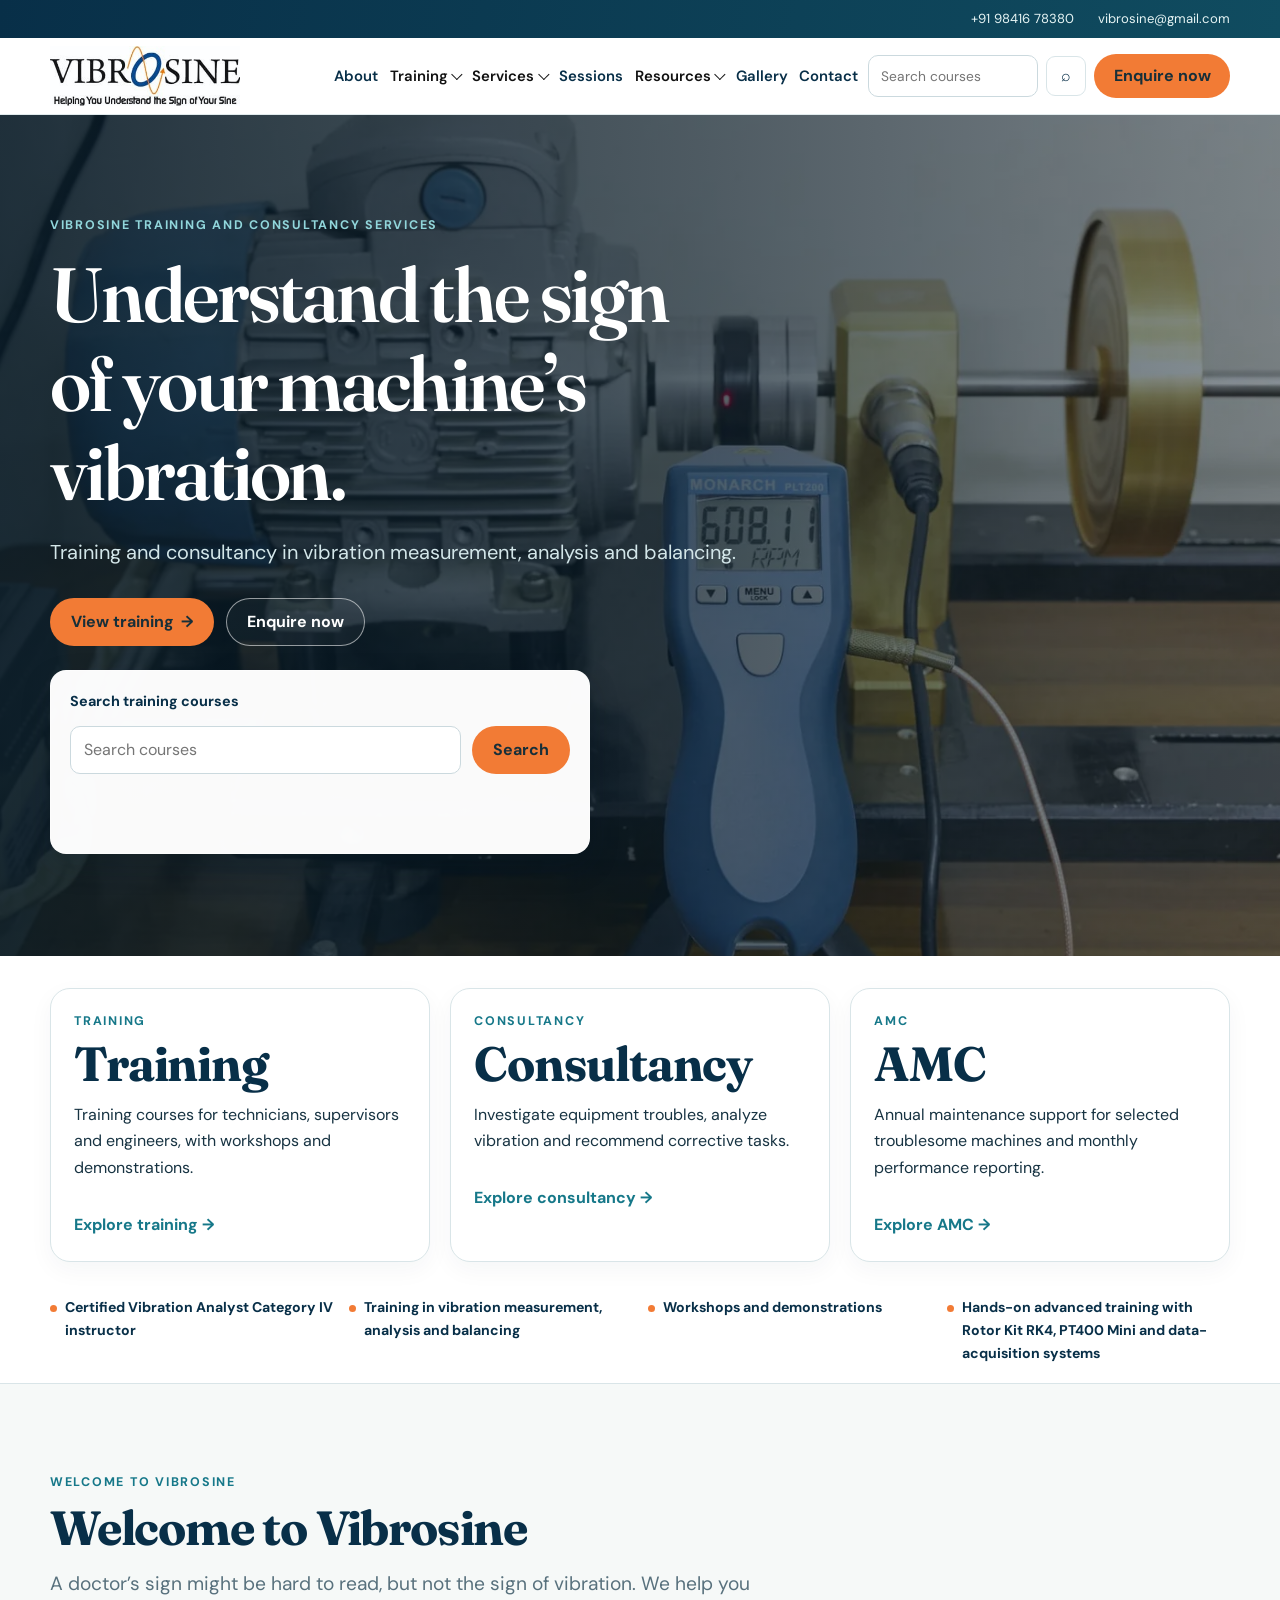
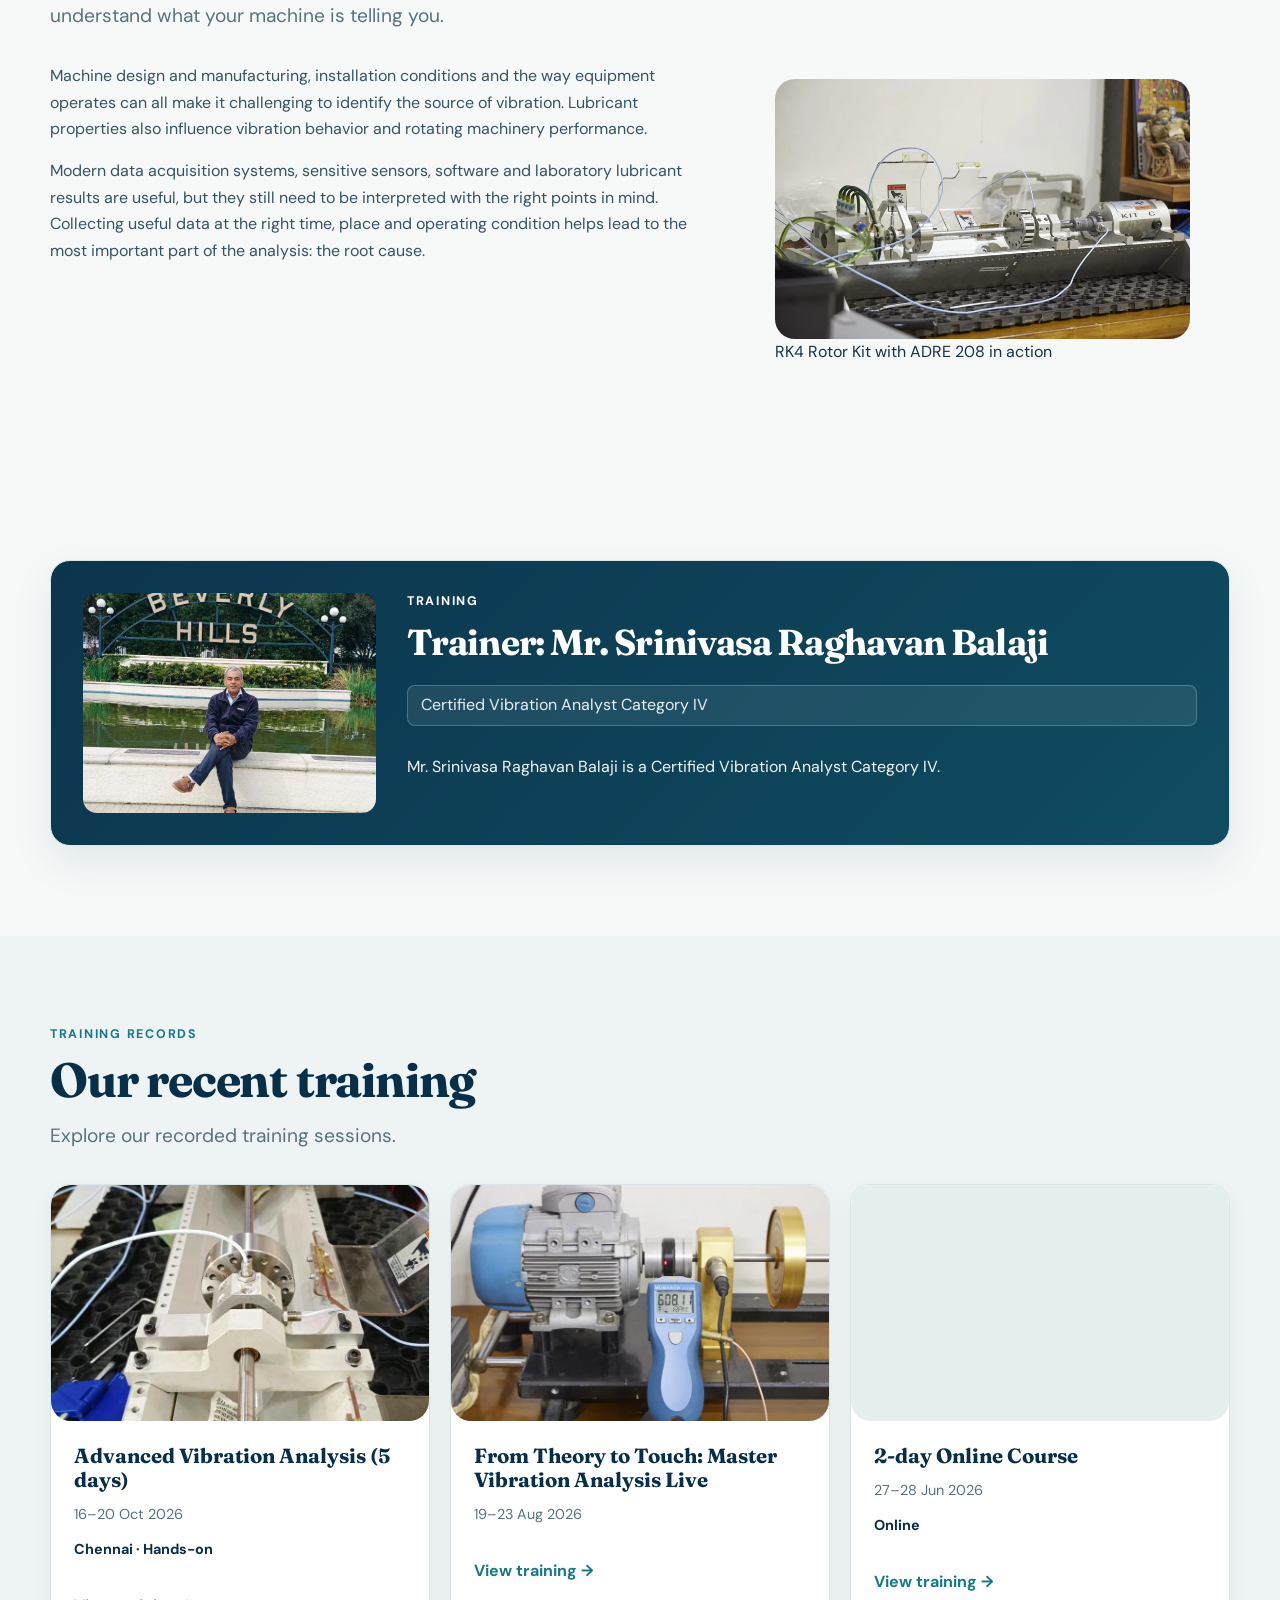
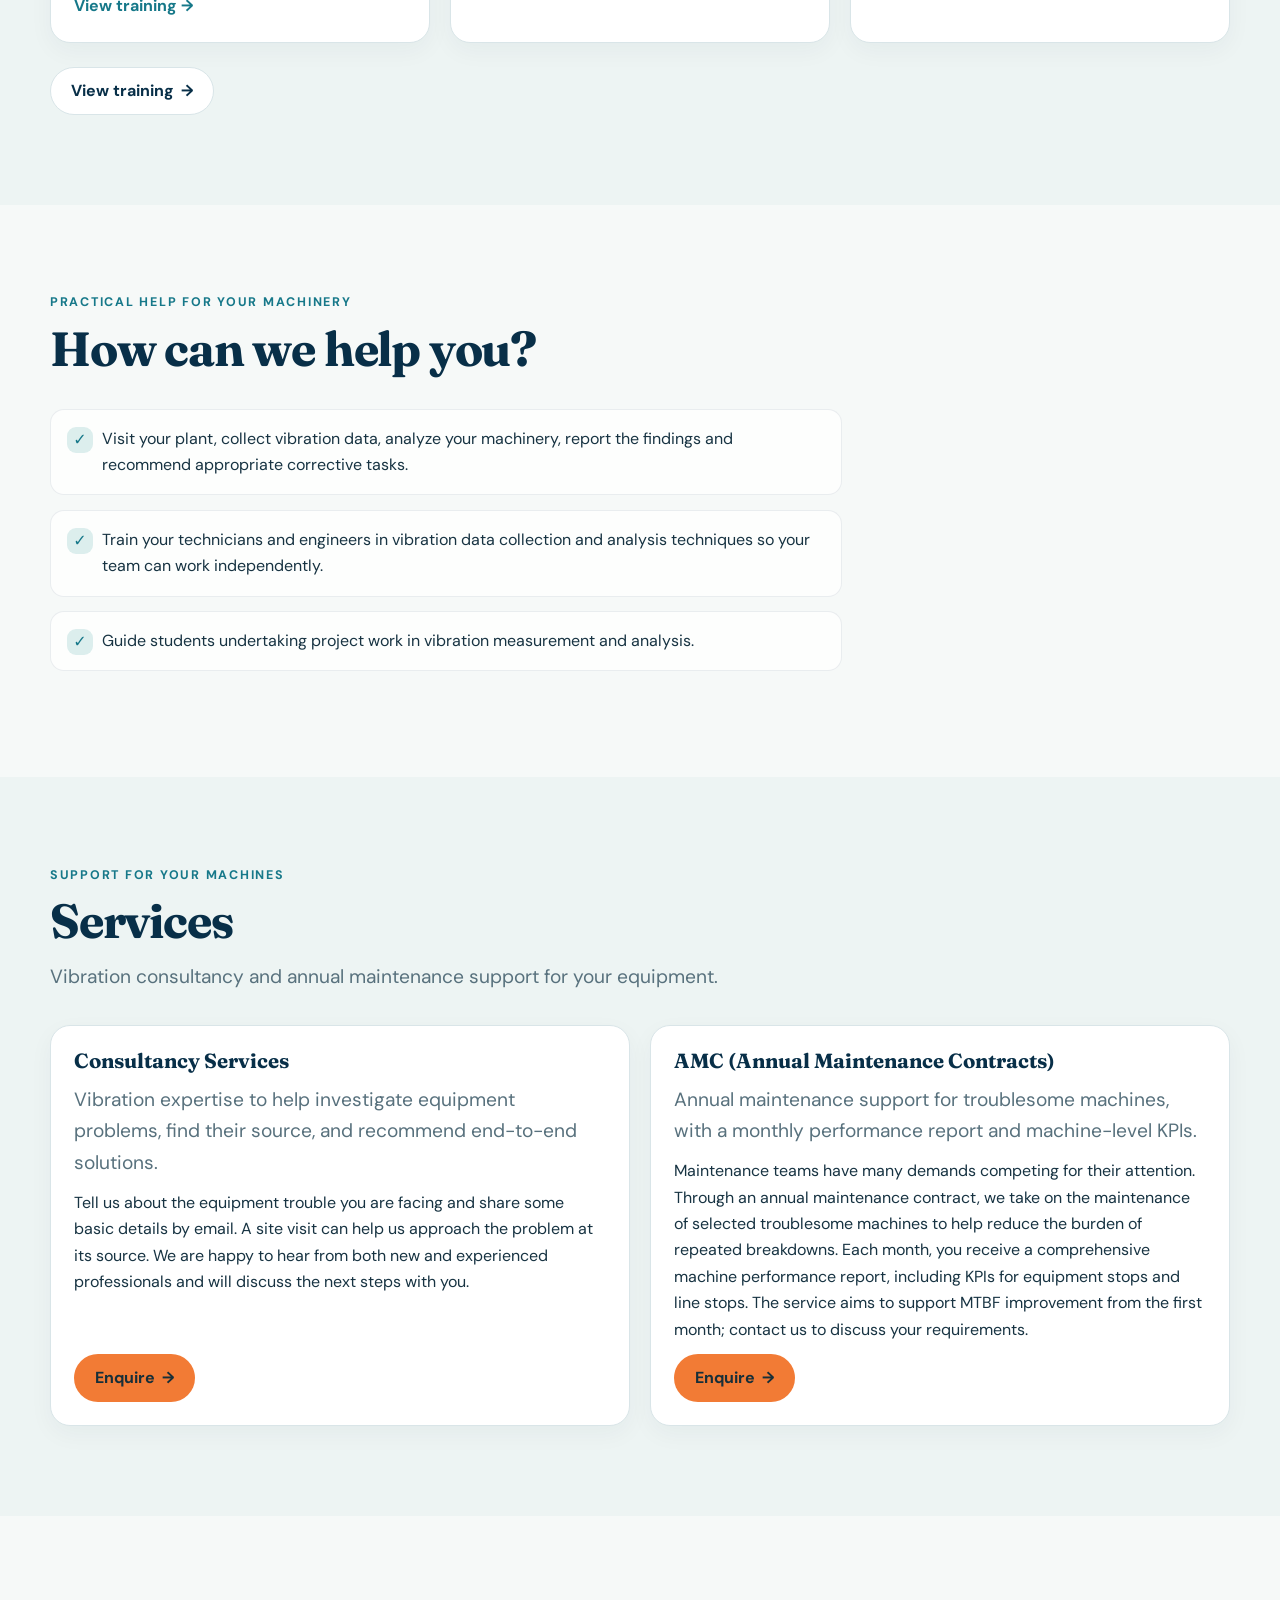
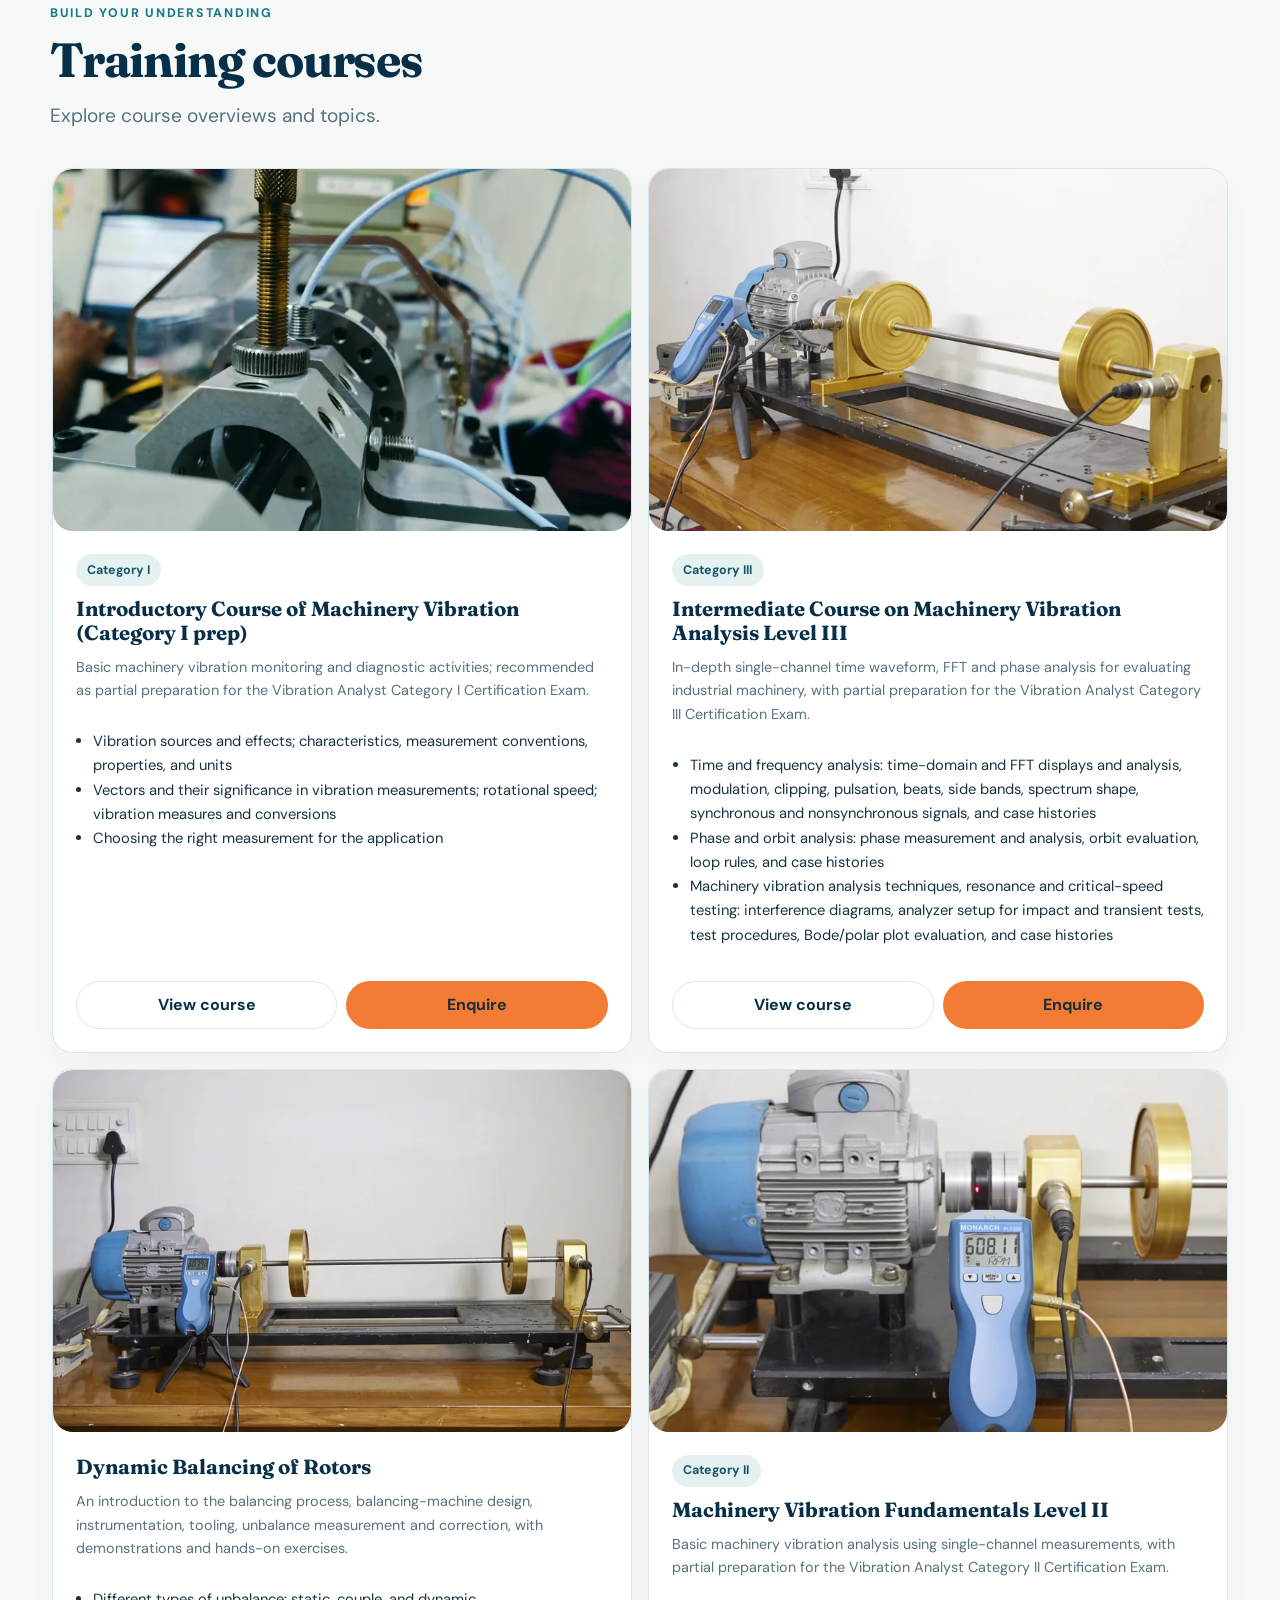
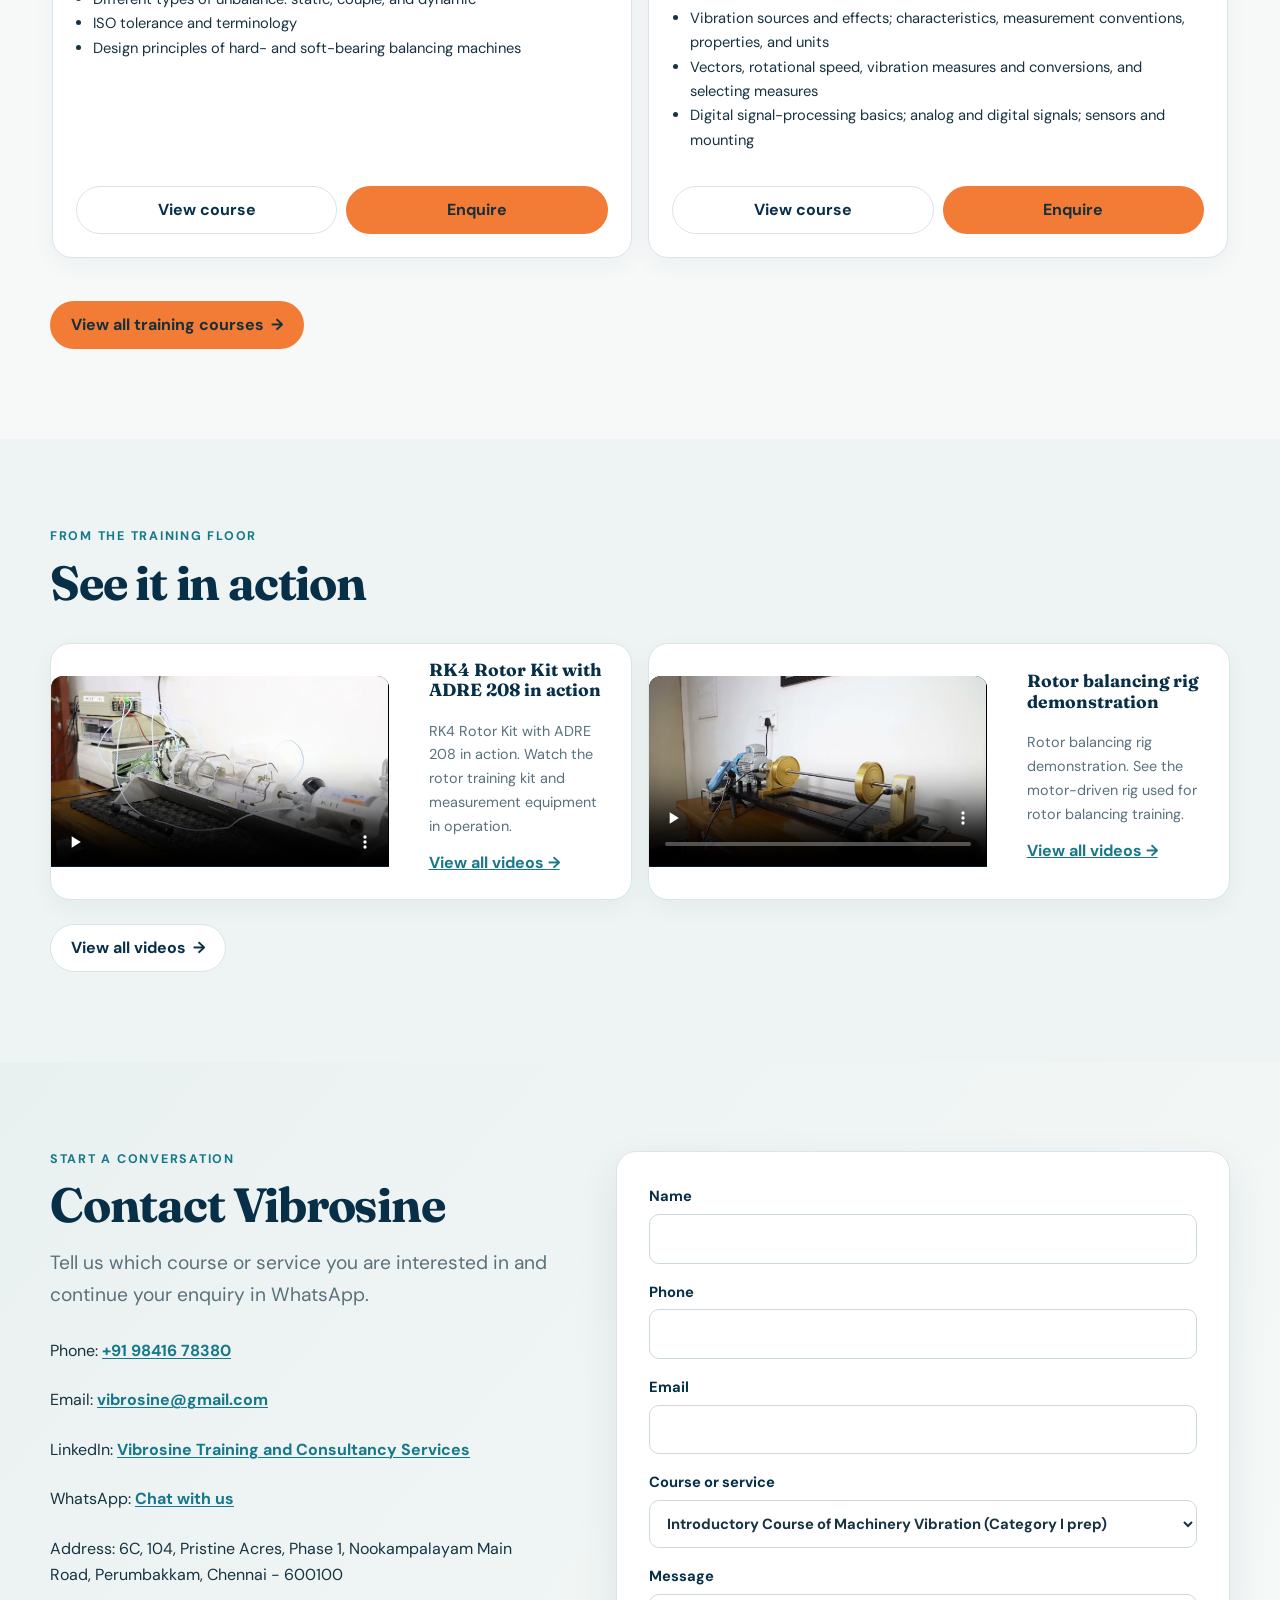
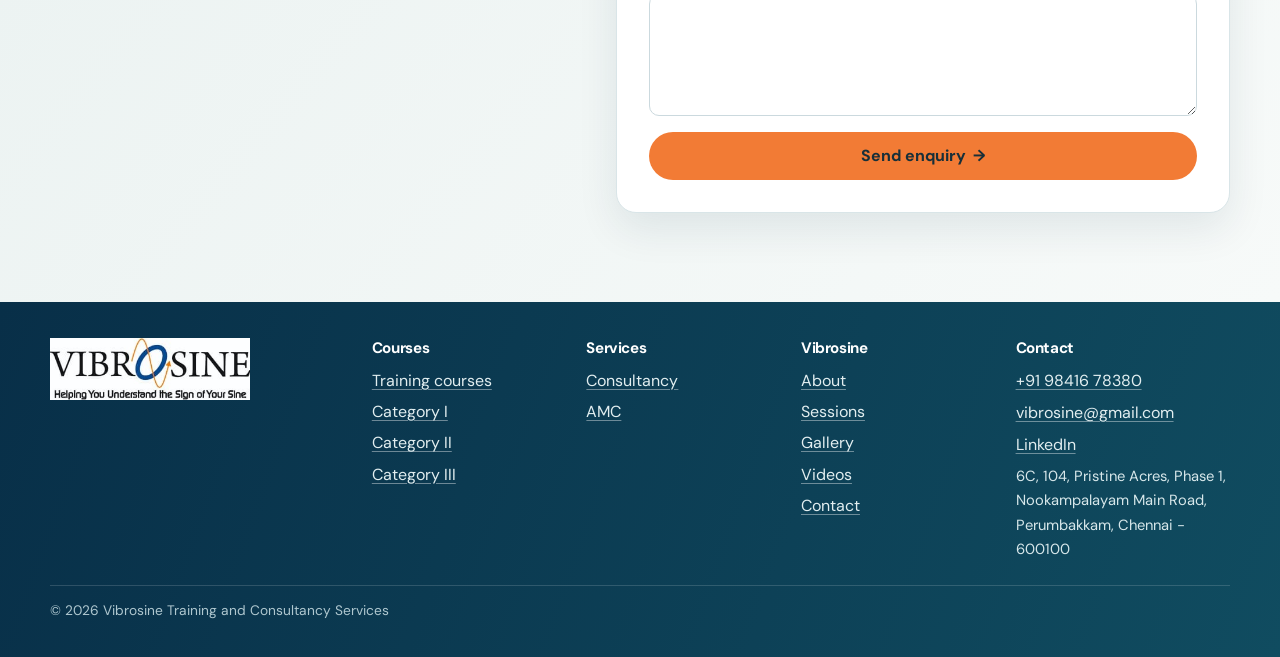
<file: index.html>
<!DOCTYPE html>
<html lang="en">
<head>
<meta charset="utf-8">
<meta name="viewport" content="width=device-width, initial-scale=1">
<link rel="icon" type="image/x-icon" sizes="16x16 32x32 48x48" href="/assets/favicon.ico">
<link rel="icon" type="image/png" sizes="32x32" href="/assets/favicon-32.png">
<link rel="apple-touch-icon" sizes="180x180" href="/assets/apple-touch-icon.png">
<link rel="icon" type="image/png" sizes="192x192" href="/assets/icon-192.png">
<link rel="icon" type="image/png" sizes="512x512" href="/assets/icon-512.png">
<link rel="manifest" href="/assets/site.webmanifest">
<title>Vibrosine | Vibration Analysis Training and Consultancy</title>
<meta name="description" content="Vibration analysis training, consultancy and rotor balancing from Vibrosine Training and Consultancy Services.">
<meta property="og:type" content="website">
<meta property="og:title" content="Vibrosine | Vibration Analysis Training and Consultancy">
<meta property="og:description" content="Helping You Understand the Sign of Your Sine">
<meta property="og:image" content="https://vibrosine.com/assets/og-image.png">
<meta name="twitter:card" content="summary_large_image">
<meta name="twitter:image" content="https://vibrosine.com/assets/og-image.png">
<meta name="theme-color" content="#ffffff">
<link rel="canonical" href="https://vibrosine.com/">
<link rel="preconnect" href="https://fonts.googleapis.com">
<link rel="preconnect" href="https://fonts.gstatic.com" crossorigin>
<link rel="preload" as="image" href="assets/media/images/photo-19-1400w.webp" fetchpriority="high">
<link rel="preload" as="style" href="https://fonts.googleapis.com/css2?family=DM+Sans:wght@400;500;600;700&amp;family=Fraunces:wght@600;700&amp;display=swap">
<link href="https://fonts.googleapis.com/css2?family=DM+Sans:wght@400;500;600;700&amp;family=Fraunces:wght@600;700&amp;display=swap" rel="stylesheet">
<link rel="stylesheet" href="css/tokens.css">
<link rel="stylesheet" href="css/base.css">
<link rel="stylesheet" href="css/components.css">
<link rel="stylesheet" href="css/pages.css">
<script id="organization-schema" type="application/ld+json">
{"@context":"https://schema.org","@type":"EducationalOrganization","name":"Vibrosine Training and Consultancy Services","email":"vibrosine@gmail.com","telephone":"+91 98416 78380","url":"https://vibrosine.com","logo":"https://vibrosine.com/assets/brand/vibrosine-logo.png","description":"Training and consultancy in vibration measurement, analysis and balancing."}
</script>
</head>
<body data-root="" data-page="home">

<header class="top"></header>

<main id="home">
<section class="hero">
  <div class="wrap hero-layout">
    <div class="hero-copy">
      <p class="eyebrow">Vibrosine Training and Consultancy Services</p>
      <h1 data-bind="hero-title">Understand the sign of your machine’s vibration.</h1>
      <p data-bind="hero-subtitle">Training and consultancy in vibration measurement, analysis and balancing.</p>
      <div class="btns">
        <a class="btn btn-primary" href="schedule/index.html">View training <span aria-hidden="true">→</span></a>
        <a class="btn btn-ghost" href="https://wa.me/919841678380?text=Hello%20Vibrosine%2C%20I%20would%20like%20to%20make%20an%20enquiry." target="_blank" rel="noopener">Enquire now</a>
      </div>
      <form class="site-search hero-search" role="search" action="index.html#site-search" method="get" id="site-search">
        <label for="home-search">Search training courses</label>
        <div class="search-control"><input id="home-search" type="search" name="q" placeholder="Search courses"><button class="btn btn-primary" type="submit">Search</button></div>
        <p class="search-status" aria-live="polite"></p>
      </form>
    </div>
  </div>
</section>

<section class="pillar-section">
  <div class="wrap">
    <div class="grid c3 pillar-grid" data-bind="pillars"></div>
  </div>
</section>

<div class="facts"><div class="wrap"><ul data-bind="facts"></ul></div></div>

<section id="about">
  <div class="wrap">
    <div class="section-heading">
      <p class="eyebrow">Welcome to Vibrosine</p>
      <h2 data-bind="about-title">Welcome to Vibrosine</h2>
      <p class="lead" data-bind="about-lead"></p>
    </div>
    <div class="story-layout">
      <div data-bind="about-story"></div>
      <div class="story-visual" data-bind="about-media"></div>
    </div>
  </div>
</section>

<section id="instructor" class="trainer-section">
  <div class="wrap trainer-card">
    <figure class="trainer-photo" data-bind="instructor-photo"></figure>
    <div class="trainer-details">
      <p class="eyebrow">Training</p>
      <h2>Trainer: Mr. Srinivasa Raghavan Balaji</h2>
      <span class="cred" data-bind="instructor-cred">Certified Vibration Analyst Category IV</span>
      <p class="trainer-bio" data-bind="instructor-bio">Mr. Srinivasa Raghavan Balaji is a Certified Vibration Analyst Category IV.</p>
    </div>
  </div>
</section>

<section id="recent-training" class="soft-section">
  <div class="wrap">
    <div class="section-heading">
      <p class="eyebrow">Training records</p>
      <h2>Our recent training</h2>
      <p class="lead">Explore our recorded training sessions.</p>
    </div>
    <div class="grid c3" data-bind="recent-training"></div>
    <p class="section-link"><a class="btn btn-secondary" href="schedule/index.html">View training <span aria-hidden="true">→</span></a></p>
  </div>
</section>

<section id="help">
  <div class="wrap">
    <div class="section-heading">
      <p class="eyebrow">Practical help for your machinery</p>
      <h2 data-bind="help-title">How can we help you?</h2>
    </div>
    <ul class="content-list" data-bind="help-items"></ul>
  </div>
</section>

<section id="services" class="soft-section">
  <div class="wrap">
    <div class="section-heading">
      <p class="eyebrow">Support for your machines</p>
      <h2>Services</h2>
      <p class="lead">Vibration consultancy and annual maintenance support for your equipment.</p>
    </div>
    <div class="grid c2" data-bind="services"></div>
  </div>
</section>

<section id="courses">
  <div class="wrap">
    <div class="section-heading">
      <p class="eyebrow">Build your understanding</p>
      <h2>Training courses</h2>
      <p class="lead">Explore course overviews and topics.</p>
    </div>
    <div class="course-grid" data-bind="courses" data-home-limit="4"></div>
    <p class="section-link"><a class="btn btn-primary" href="courses/index.html">View all training courses <span aria-hidden="true">→</span></a></p>
  </div>
</section>

<section id="see-in-action" class="soft-section">
  <div class="wrap">
    <div class="section-heading">
      <p class="eyebrow">From the training floor</p>
      <h2>See it in action</h2>
    </div>
    <div class="video-grid" data-bind="home-video"></div>
    <p class="section-link"><a class="btn btn-secondary" href="videos/index.html">View all videos <span aria-hidden="true">→</span></a></p>
  </div>
</section>

<section id="contact" class="contact-section">
  <div class="wrap contact-layout">
    <div>
      <p class="eyebrow">Start a conversation</p>
      <h2>Contact Vibrosine</h2>
      <p class="lead">Tell us which course or service you are interested in and continue your enquiry in WhatsApp.</p>
      <ul class="contact-list" data-bind="contact-list"></ul>
    </div>
    <form name="enquiry" method="GET" action="https://wa.me/919841678380" target="_blank" data-whatsapp-enquiry>
      <label>Name <input name="name" autocomplete="name" required></label>
      <label>Phone <input name="phone" type="tel" autocomplete="tel" required></label>
      <label>Email <input name="email" type="email" autocomplete="email"></label>
      <label>Course or service
        <select name="course"><option value="">Select a course or service</option><option>Not sure yet</option></select>
      </label>
      <label>Message <textarea name="message" rows="4"></textarea></label>
      <button class="btn btn-primary" type="submit">Send enquiry <span aria-hidden="true">→</span></button>
    </form>
  </div>
</section>
</main>

<footer></footer>
<div class="float" aria-label="Quick contact"></div>
<script src="js/render.js" defer></script>
<script src="js/main.js" defer></script>
</body>
</html>
</file>
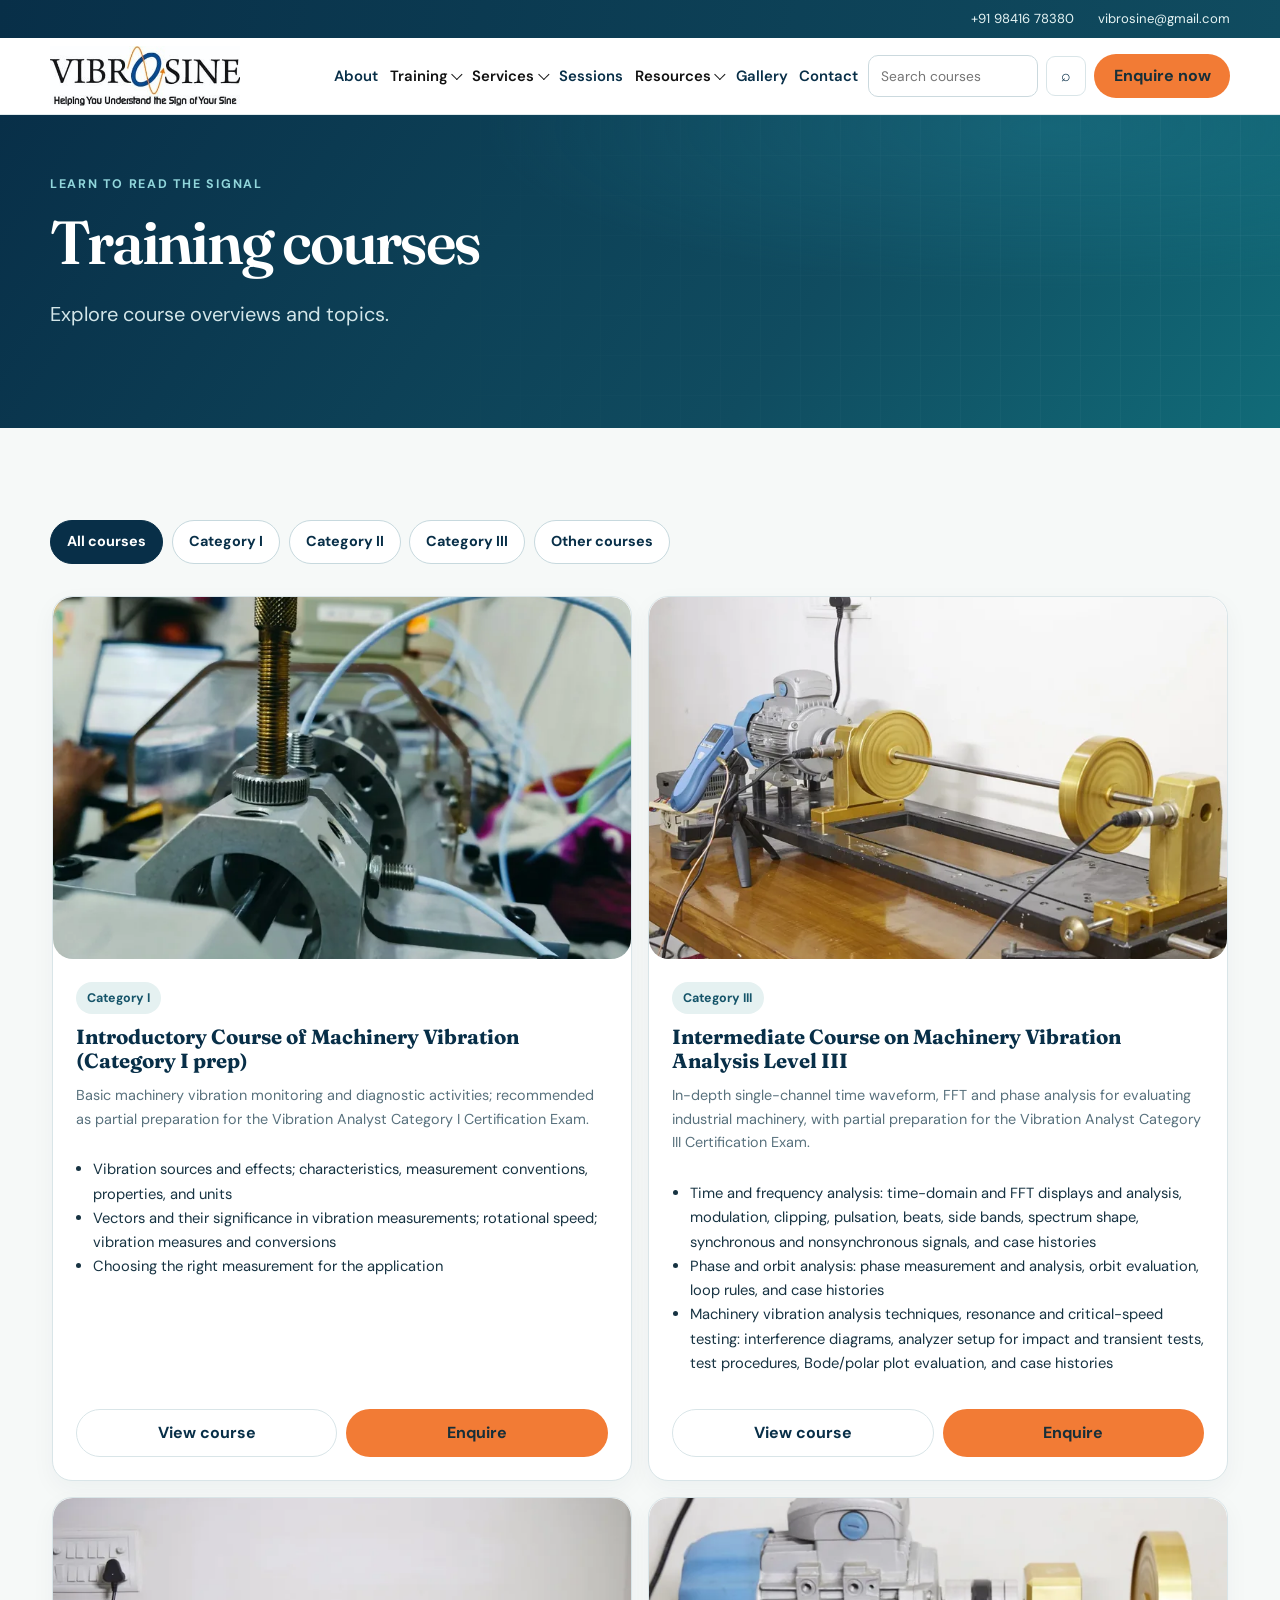
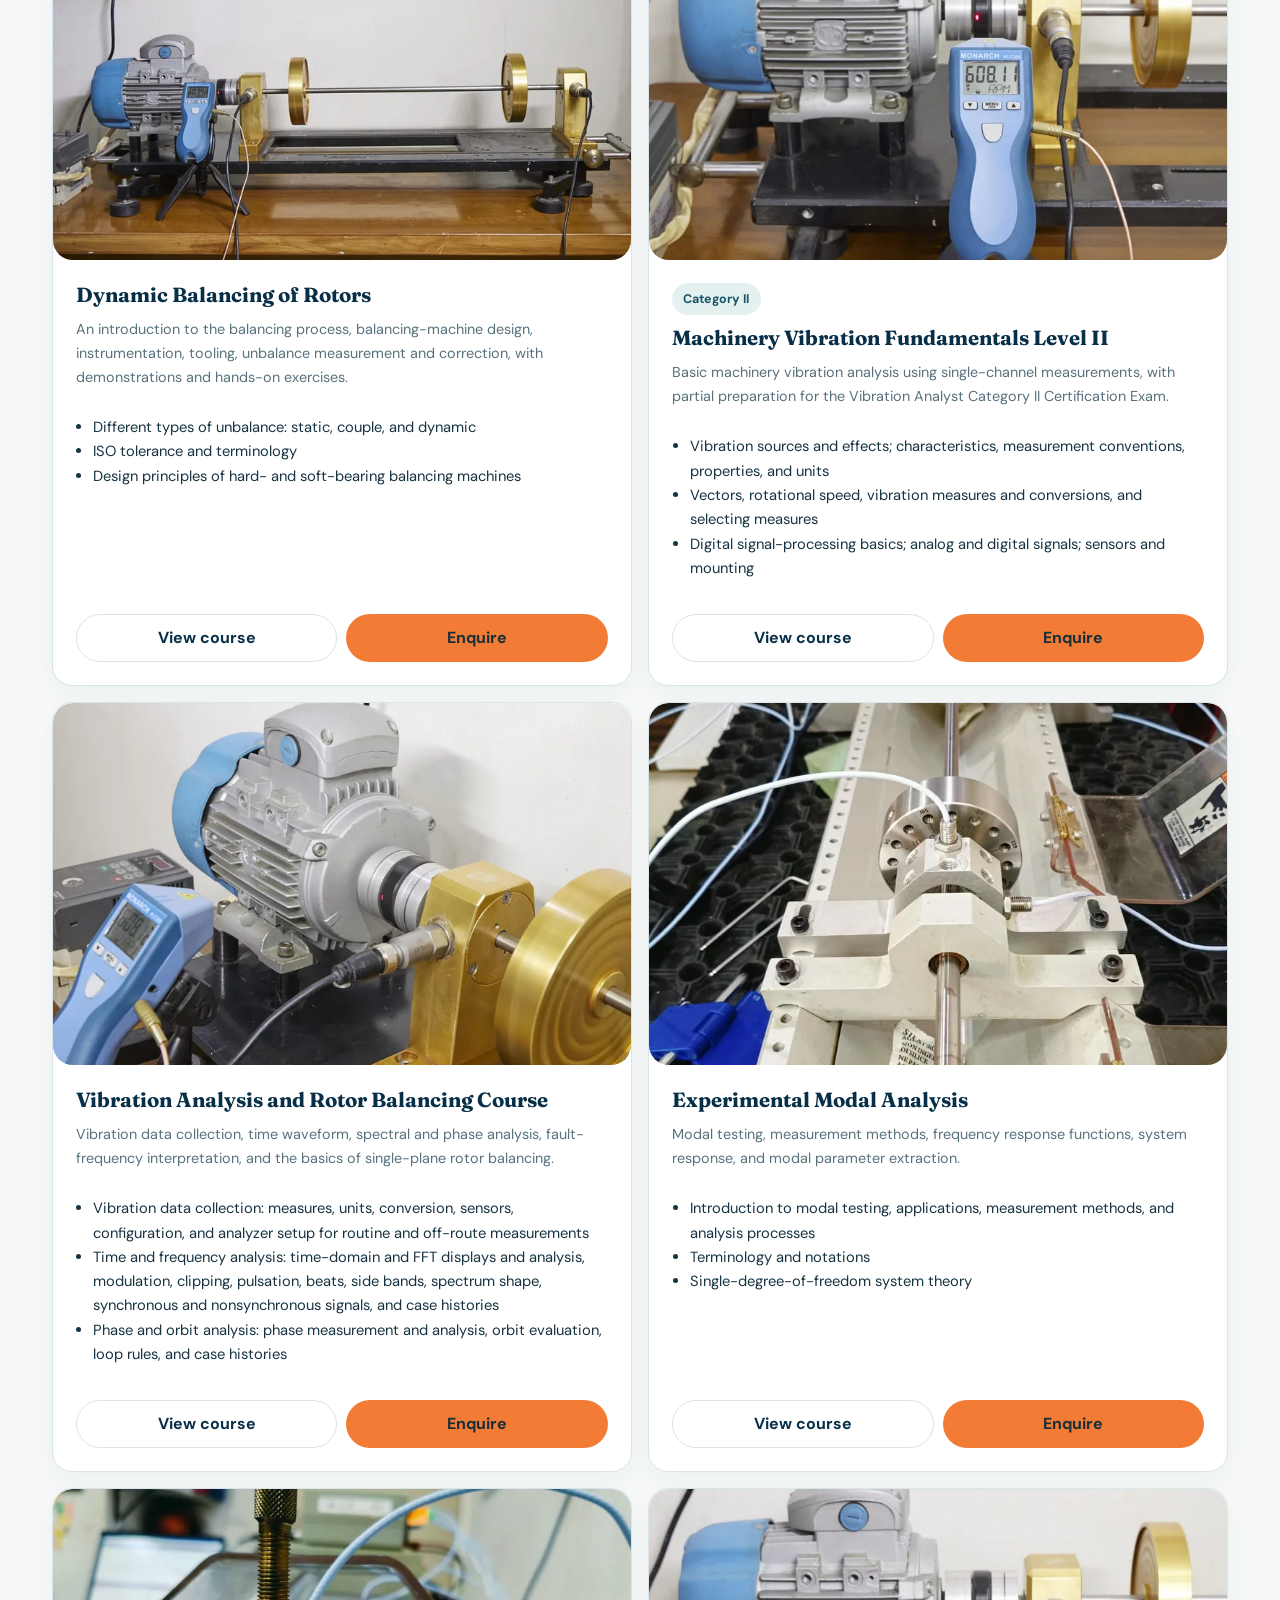
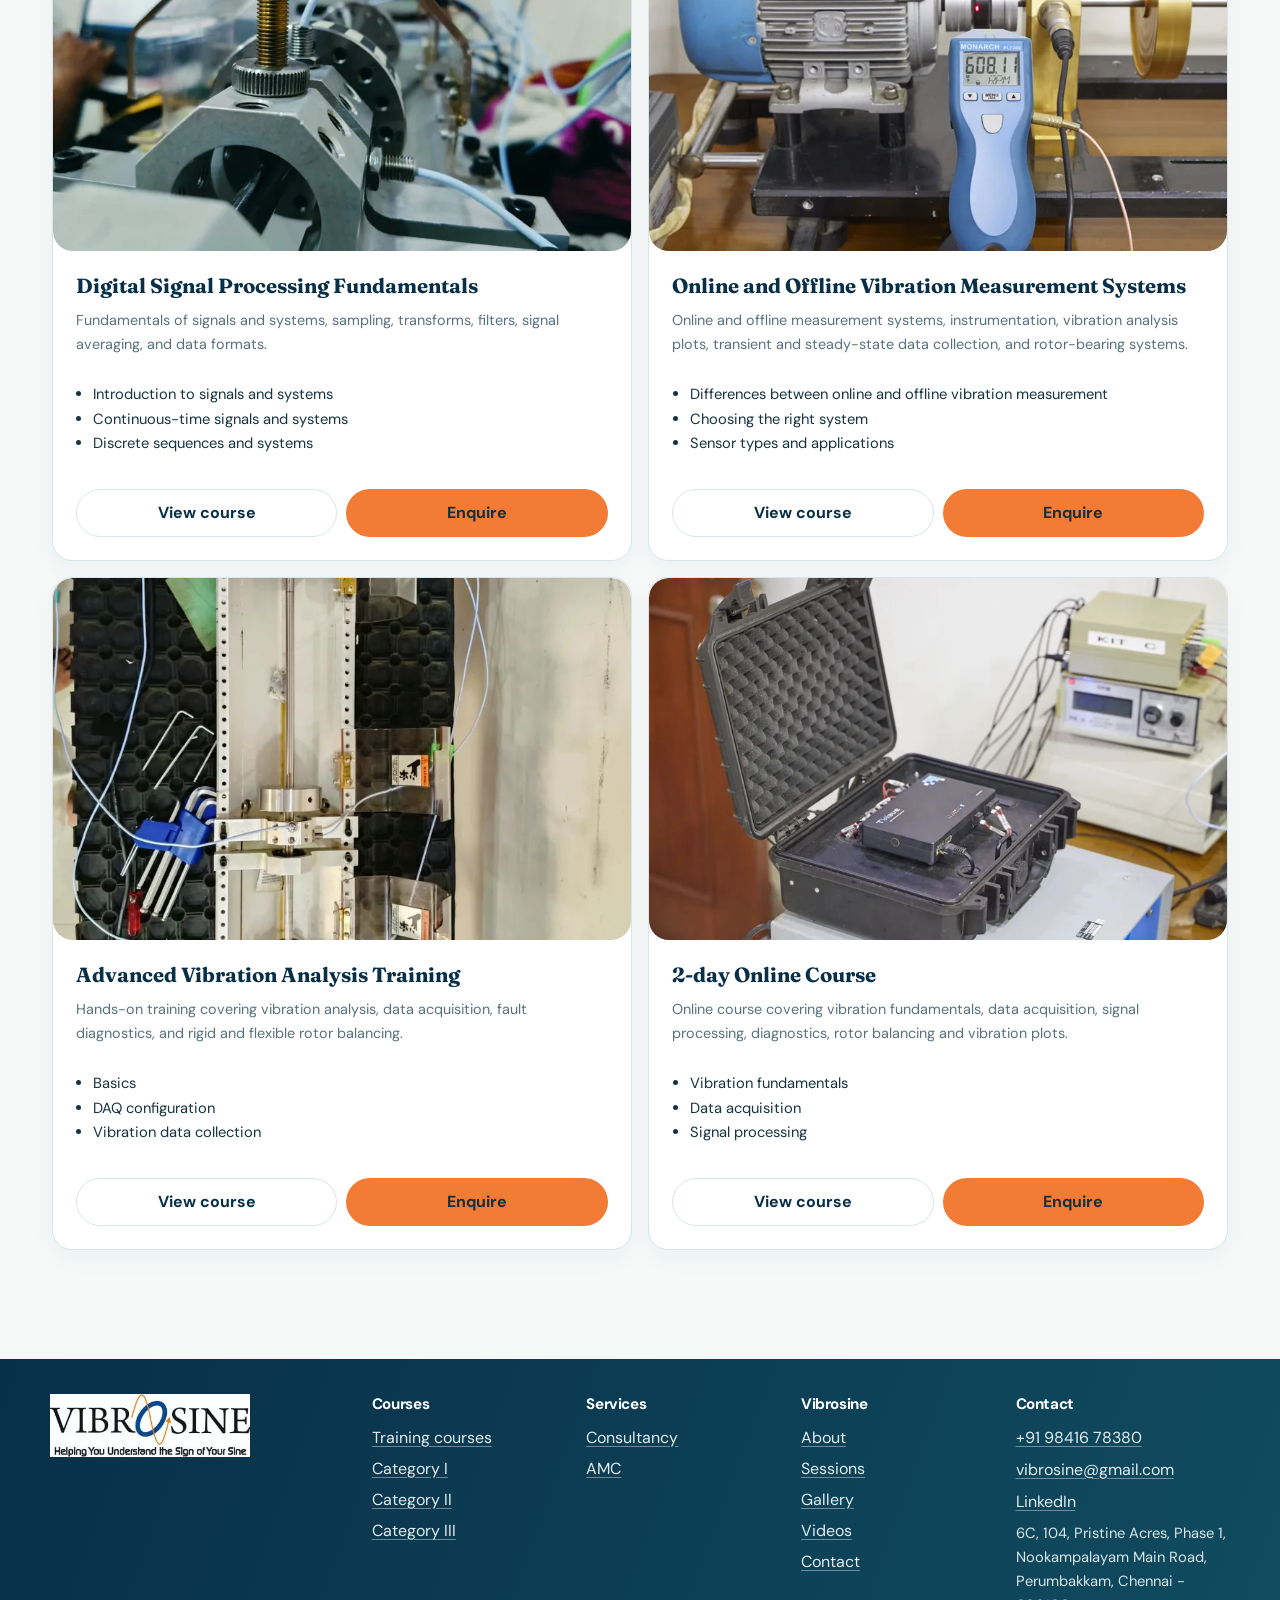
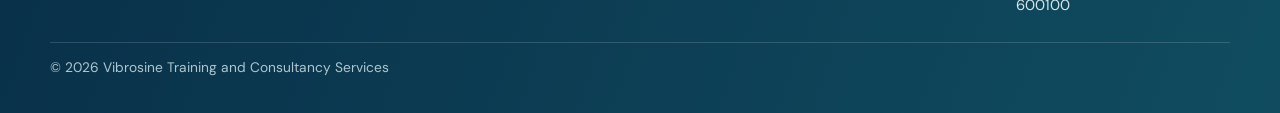
<file: courses/index.html>
<!DOCTYPE html>
<html lang="en">
<head>
<meta charset="utf-8">
<meta name="viewport" content="width=device-width, initial-scale=1">
<link rel="icon" type="image/x-icon" sizes="16x16 32x32 48x48" href="/assets/favicon.ico">
<link rel="icon" type="image/png" sizes="32x32" href="/assets/favicon-32.png">
<link rel="apple-touch-icon" sizes="180x180" href="/assets/apple-touch-icon.png">
<link rel="icon" type="image/png" sizes="192x192" href="/assets/icon-192.png">
<link rel="icon" type="image/png" sizes="512x512" href="/assets/icon-512.png">
<link rel="manifest" href="/assets/site.webmanifest">
<title>Vibration Analysis Courses | Vibrosine</title>
<meta name="description" content="Explore vibration measurement, analysis and rotor balancing courses from Vibrosine.">
<meta property="og:type" content="website">
<meta property="og:title" content="Vibration Analysis Training Courses | Vibrosine">
<meta property="og:description" content="Explore vibration measurement, analysis and balancing courses from Vibrosine.">
<meta property="og:image" content="https://vibrosine.com/assets/og-image.png">
<meta name="twitter:card" content="summary_large_image">
<meta name="twitter:image" content="https://vibrosine.com/assets/og-image.png">
<link rel="canonical" href="https://vibrosine.com/courses/">
<link rel="preconnect" href="https://fonts.googleapis.com">
<link rel="preconnect" href="https://fonts.gstatic.com" crossorigin>
<link href="https://fonts.googleapis.com/css2?family=DM+Sans:wght@400;500;600;700&amp;family=Fraunces:wght@600;700&amp;display=swap" rel="stylesheet">
<link rel="stylesheet" href="../css/tokens.css">
<link rel="stylesheet" href="../css/base.css">
<link rel="stylesheet" href="../css/components.css">
<link rel="stylesheet" href="../css/pages.css">
</head>
<body data-root=".." data-page="courses">
<header class="top"></header>
<main>
  <section class="hero page-hero">
    <div class="wrap">
      <p class="eyebrow">Learn to read the signal</p>
      <h1>Training courses</h1>
      <p>Explore course overviews and topics.</p>
    </div>
  </section>
  <section>
    <div class="wrap">
      <div class="chips" role="group" aria-label="Filter courses by level">
        <button class="chip" type="button" aria-pressed="true" data-course-filter="all">All courses</button>
        <button class="chip" type="button" aria-pressed="false" data-course-filter="Category I">Category I</button>
        <button class="chip" type="button" aria-pressed="false" data-course-filter="Category II">Category II</button>
        <button class="chip" type="button" aria-pressed="false" data-course-filter="Category III">Category III</button>
        <button class="chip" type="button" aria-pressed="false" data-course-filter="other">Other courses</button>
      </div>
      <p class="search-status" data-course-status aria-live="polite"></p>
      <div class="course-grid" data-bind="courses"></div>
    </div>
  </section>
</main>
<footer></footer>
<div class="float" aria-label="Quick contact"></div>
<script src="../js/render.js" defer></script>
<script src="../js/main.js" defer></script>
</body>
</html>
</file>
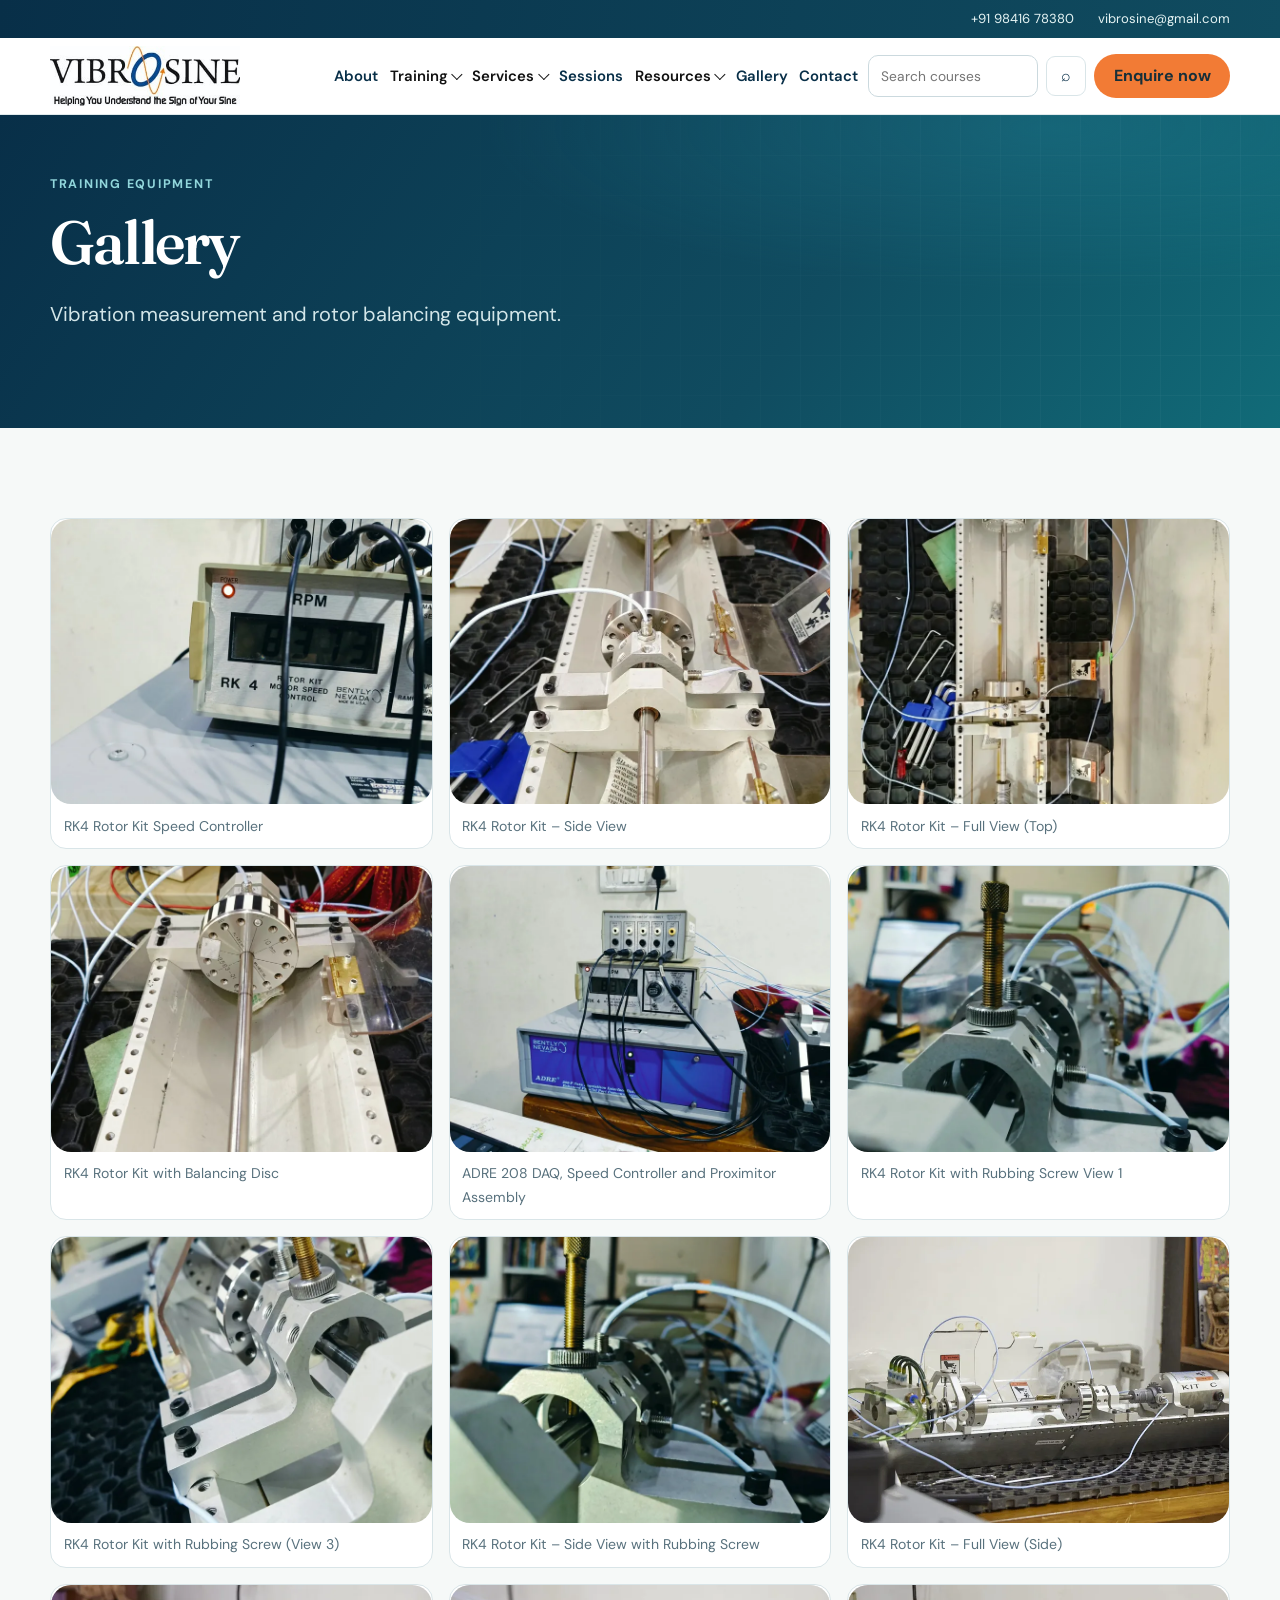
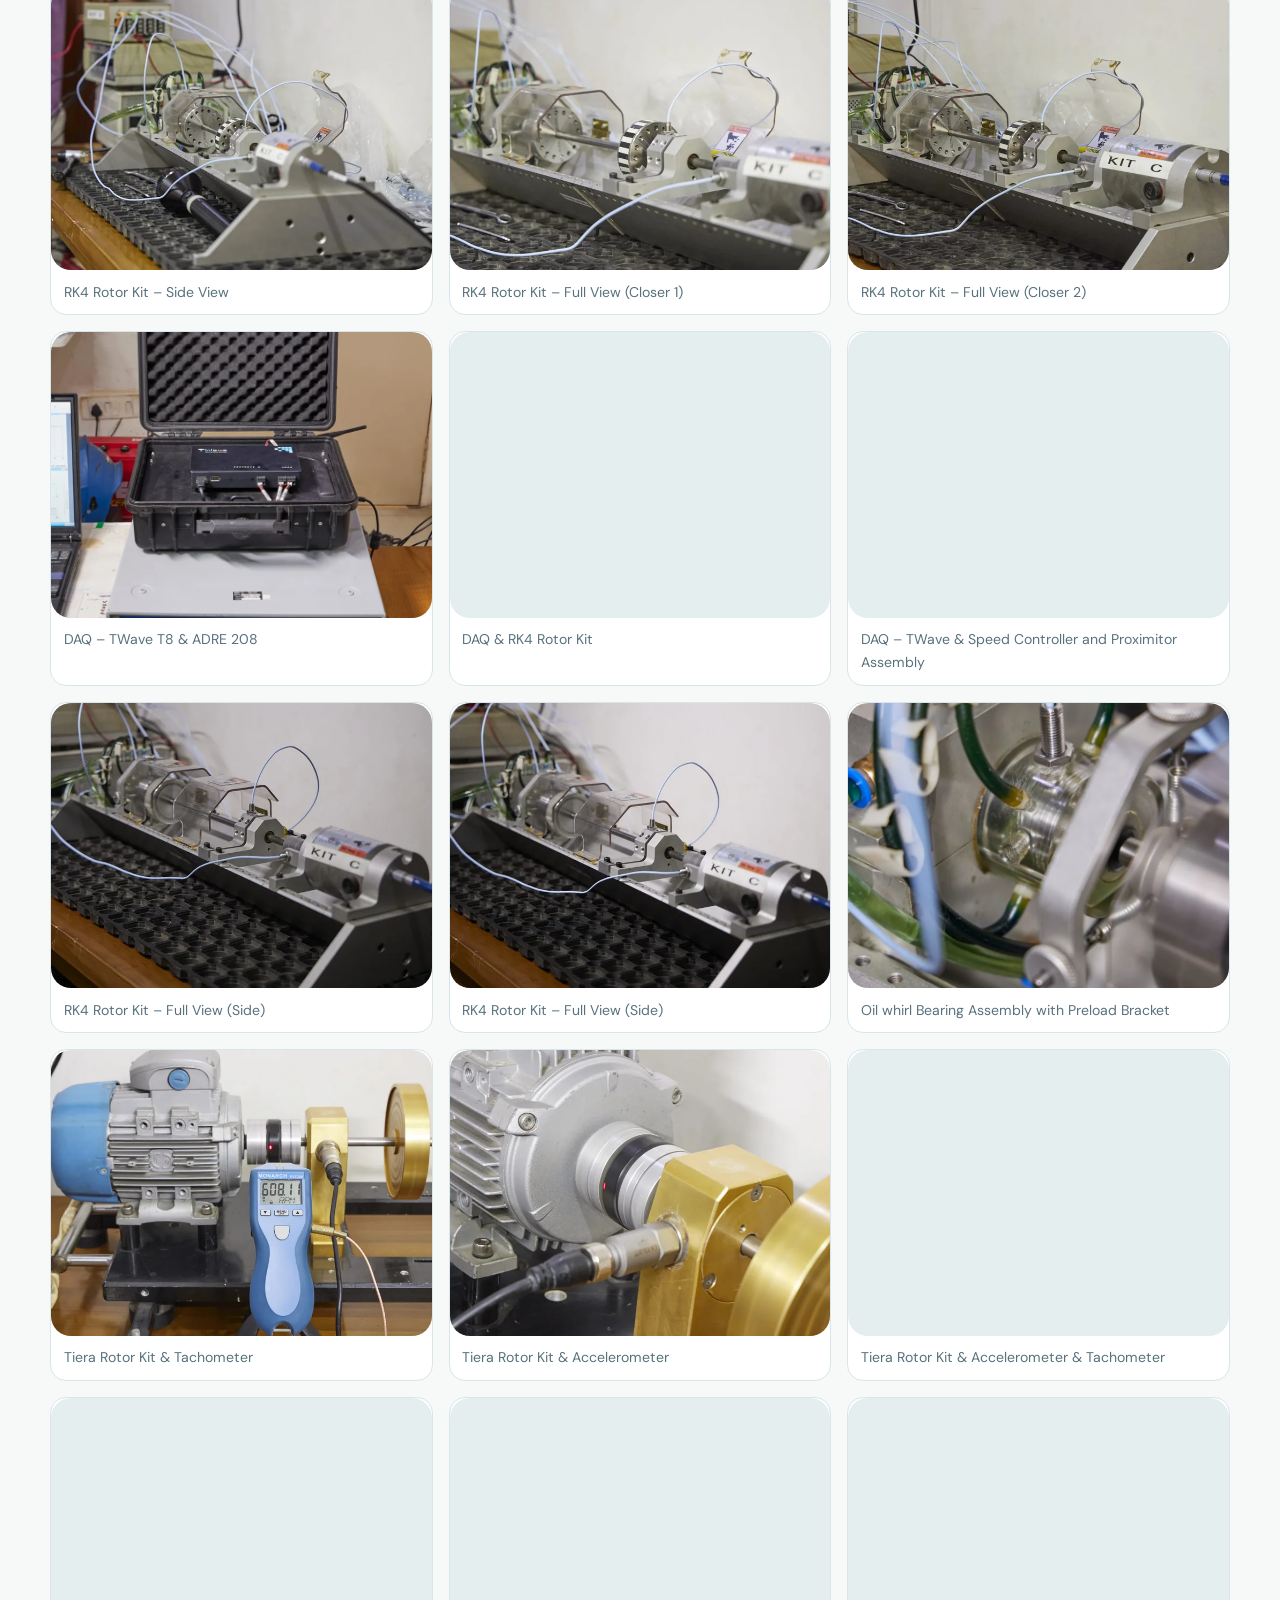
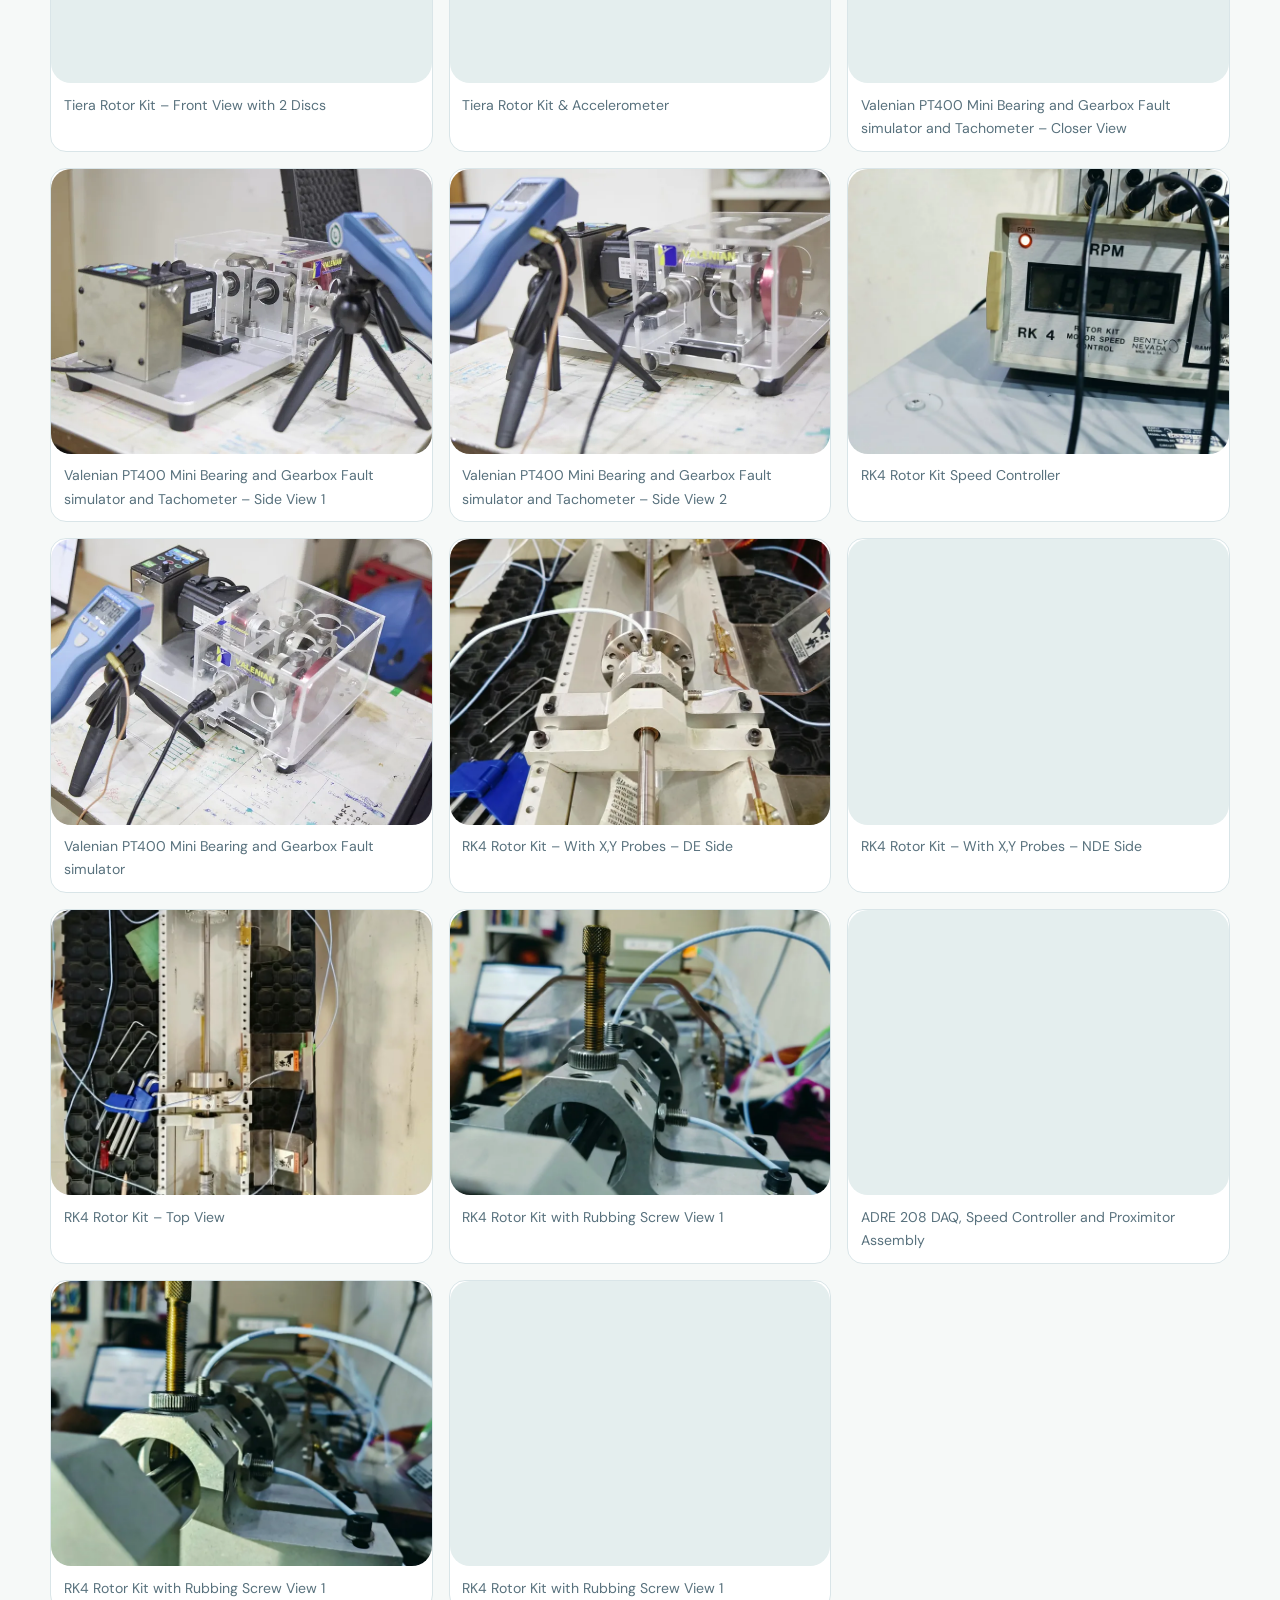
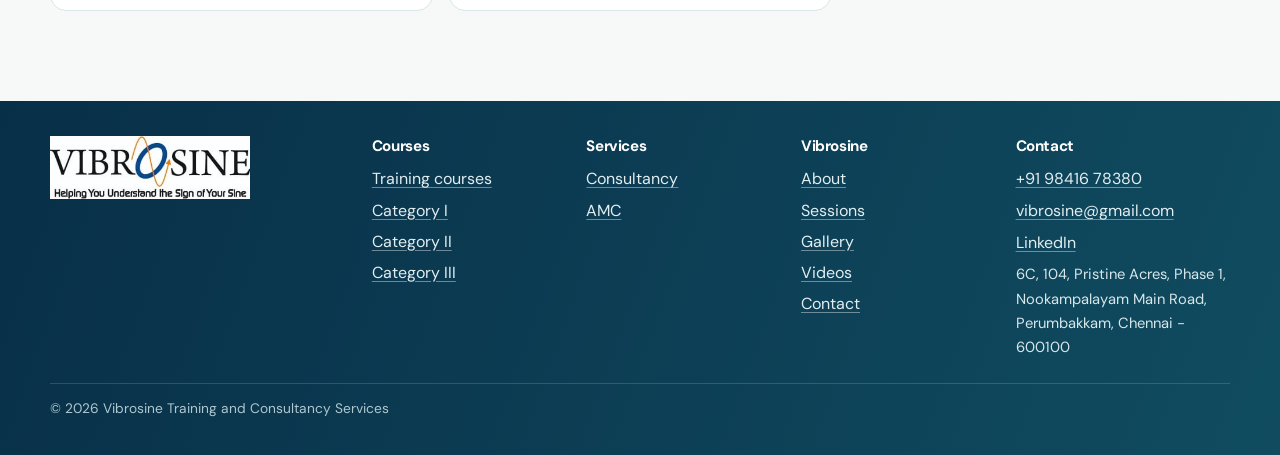
<file: gallery/index.html>
<!DOCTYPE html>
<html lang="en">
<head>
<meta charset="utf-8">
<meta name="viewport" content="width=device-width, initial-scale=1">
<link rel="icon" type="image/x-icon" sizes="16x16 32x32 48x48" href="/assets/favicon.ico">
<link rel="icon" type="image/png" sizes="32x32" href="/assets/favicon-32.png">
<link rel="apple-touch-icon" sizes="180x180" href="/assets/apple-touch-icon.png">
<link rel="icon" type="image/png" sizes="192x192" href="/assets/icon-192.png">
<link rel="icon" type="image/png" sizes="512x512" href="/assets/icon-512.png">
<link rel="manifest" href="/assets/site.webmanifest">
<title>Training Gallery | Vibrosine</title>
<meta name="description" content="Photos of Vibrosine vibration analysis training equipment and demonstrations.">
<meta property="og:type" content="website">
<meta property="og:title" content="Training Gallery | Vibrosine">
<meta property="og:description" content="Training equipment and demonstrations from Vibrosine.">
<meta property="og:image" content="https://vibrosine.com/assets/og-image.png">
<meta name="twitter:card" content="summary_large_image">
<meta name="twitter:image" content="https://vibrosine.com/assets/og-image.png">
<link rel="canonical" href="https://vibrosine.com/gallery/">
<link rel="preconnect" href="https://fonts.googleapis.com">
<link rel="preconnect" href="https://fonts.gstatic.com" crossorigin>
<link href="https://fonts.googleapis.com/css2?family=DM+Sans:wght@400;500;600;700&amp;family=Fraunces:wght@600;700&amp;display=swap" rel="stylesheet">
<link rel="stylesheet" href="../css/tokens.css">
<link rel="stylesheet" href="../css/base.css">
<link rel="stylesheet" href="../css/components.css">
<link rel="stylesheet" href="../css/pages.css">
</head>
<body data-root=".." data-page="gallery">
<header class="top"></header>
<main>
  <section class="hero page-hero">
    <div class="wrap">
      <p class="eyebrow">Training equipment</p>
      <h1>Gallery</h1>
      <p data-bind="gallery-intro">Vibration measurement and rotor balancing equipment.</p>
    </div>
  </section>
  <section>
    <div class="wrap">
      <div class="gallery" data-bind="gallery"></div>
    </div>
  </section>
</main>
<footer></footer>
<div class="float" aria-label="Quick contact"></div>
<script src="../js/render.js" defer></script>
<script src="../js/main.js" defer></script>
</body>
</html>
</file>
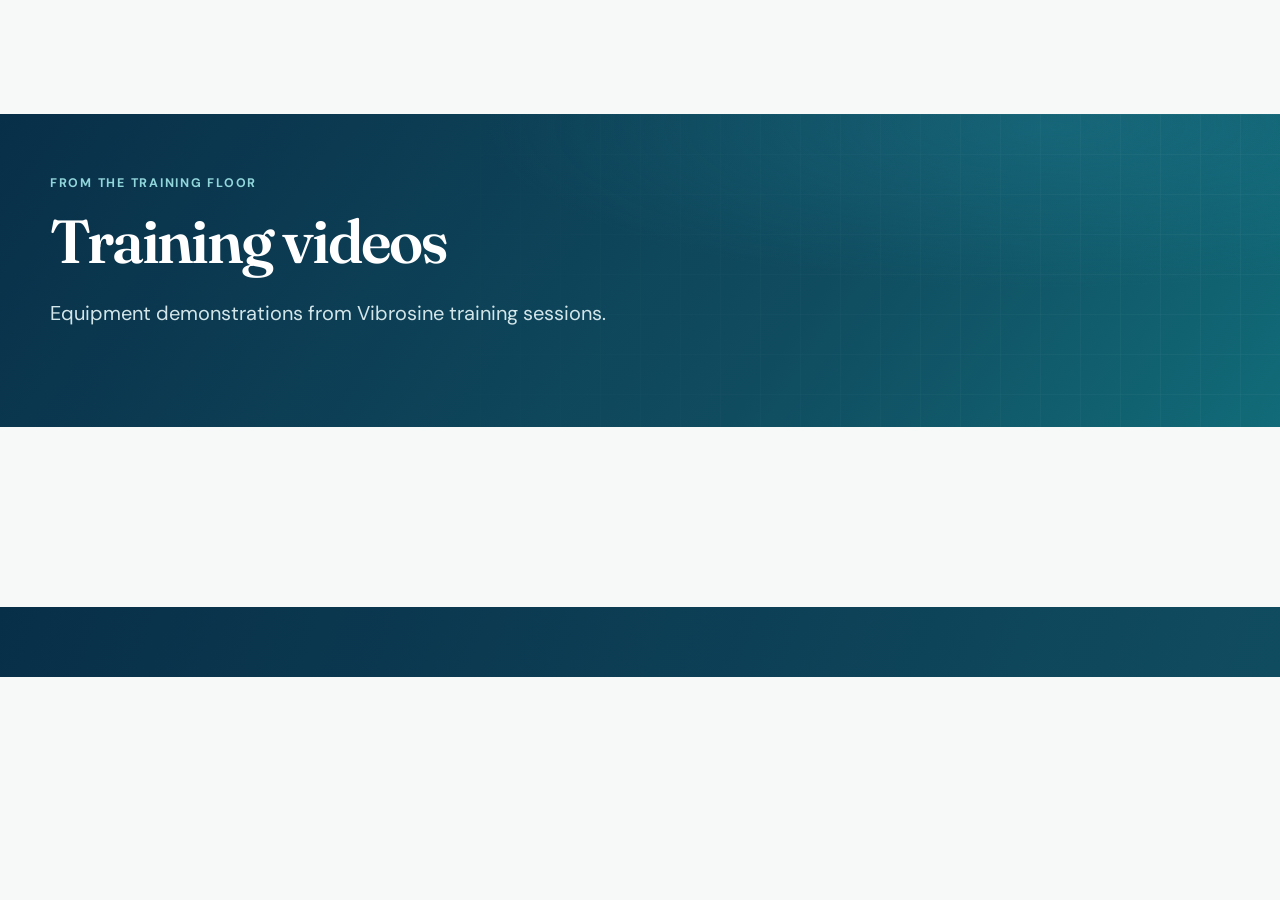
<file: resources/index.html>
<!DOCTYPE html>
<html lang="en">
<head>
<meta charset="utf-8">
<meta name="viewport" content="width=device-width, initial-scale=1">
<meta http-equiv="refresh" content="0; url=../videos/">
<link rel="icon" type="image/x-icon" sizes="16x16 32x32 48x48" href="/assets/favicon.ico">
<link rel="icon" type="image/png" sizes="32x32" href="/assets/favicon-32.png">
<link rel="apple-touch-icon" sizes="180x180" href="/assets/apple-touch-icon.png">
<link rel="icon" type="image/png" sizes="192x192" href="/assets/icon-192.png">
<link rel="icon" type="image/png" sizes="512x512" href="/assets/icon-512.png">
<link rel="manifest" href="/assets/site.webmanifest">
<link rel="canonical" href="https://vibrosine.com/videos/">
<meta property="og:image" content="https://vibrosine.com/assets/og-image.png">
<meta name="twitter:card" content="summary_large_image">
<meta name="twitter:image" content="https://vibrosine.com/assets/og-image.png">
<title>Training Videos | Vibrosine</title>
</head>
<body>
<p>Resources have moved to <a href="../videos/">Training videos</a>.</p>
</body>
</html>
</file>
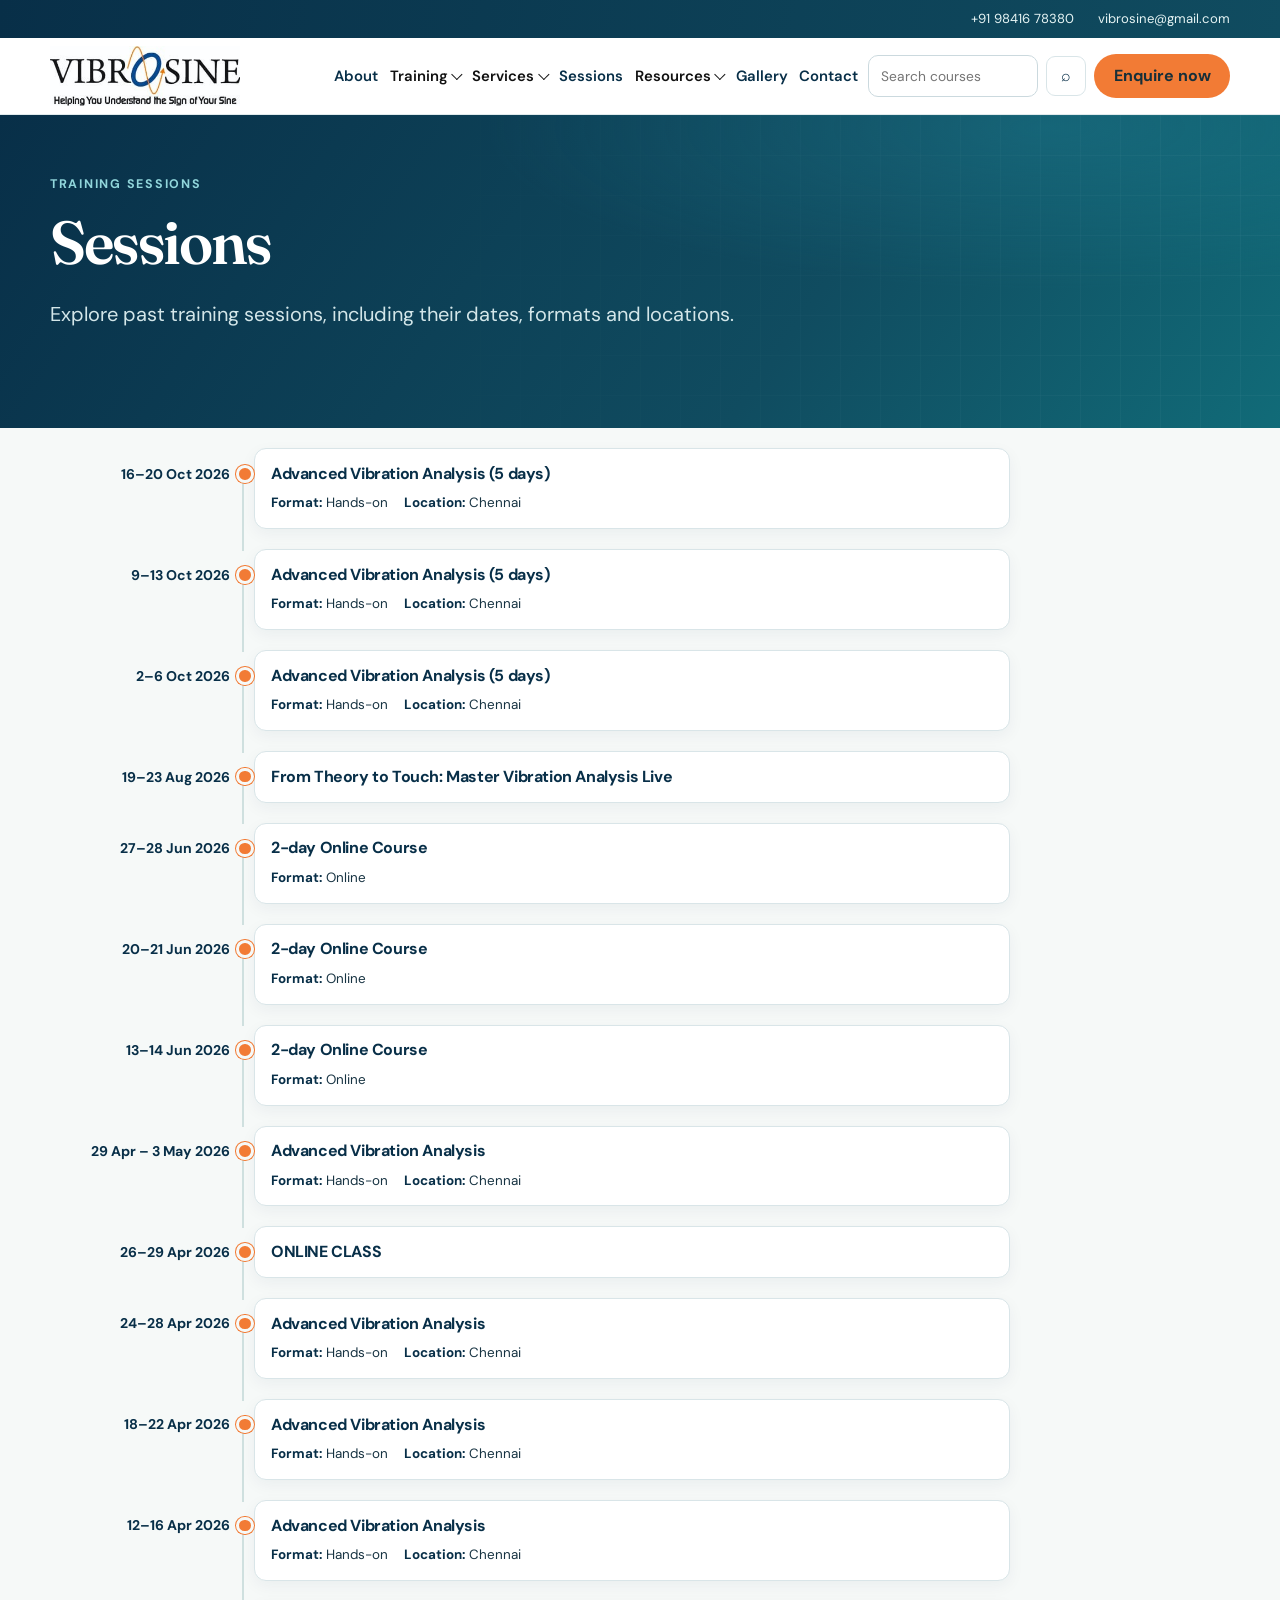
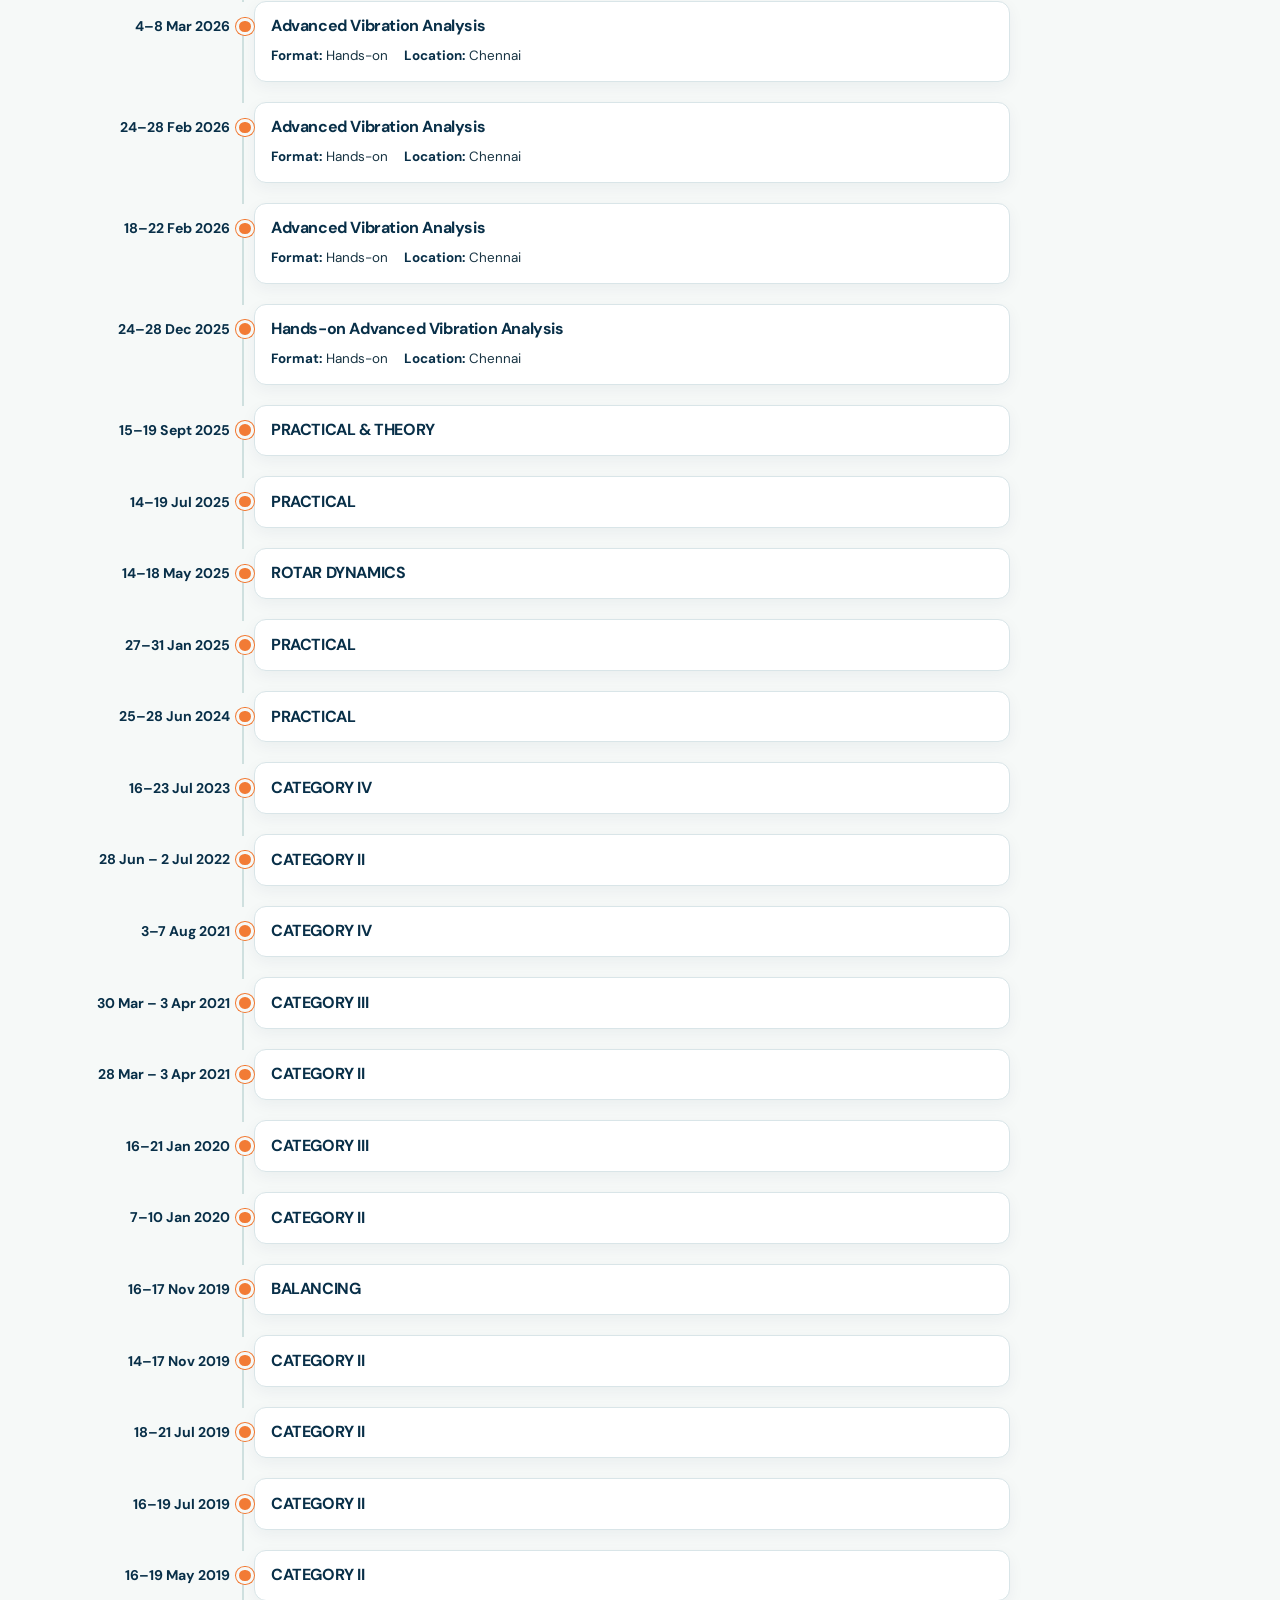
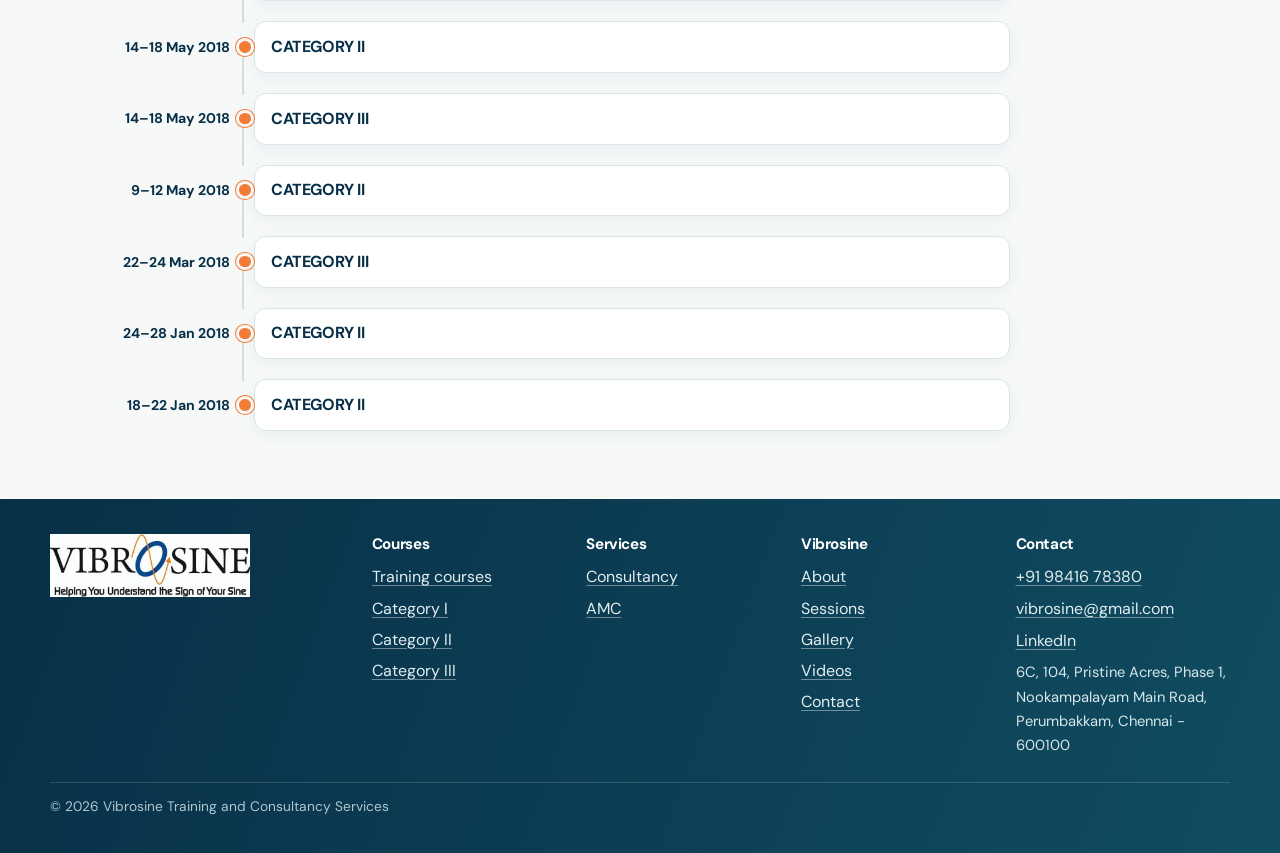
<file: schedule/index.html>
<!DOCTYPE html>
<html lang="en">
<head>
<meta charset="utf-8">
<meta name="viewport" content="width=device-width, initial-scale=1">
<link rel="icon" type="image/x-icon" sizes="16x16 32x32 48x48" href="/assets/favicon.ico">
<link rel="icon" type="image/png" sizes="32x32" href="/assets/favicon-32.png">
<link rel="apple-touch-icon" sizes="180x180" href="/assets/apple-touch-icon.png">
<link rel="icon" type="image/png" sizes="192x192" href="/assets/icon-192.png">
<link rel="icon" type="image/png" sizes="512x512" href="/assets/icon-512.png">
<link rel="manifest" href="/assets/site.webmanifest">
<title>Training Sessions | Vibrosine</title>
<meta name="description" content="Recorded past Vibrosine vibration analysis training sessions.">
<meta property="og:type" content="website">
<meta property="og:title" content="Training Sessions | Vibrosine">
<meta property="og:description" content="Recorded past Vibrosine training sessions.">
<meta property="og:image" content="https://vibrosine.com/assets/og-image.png">
<meta name="twitter:card" content="summary_large_image">
<meta name="twitter:image" content="https://vibrosine.com/assets/og-image.png">
<link rel="canonical" href="https://vibrosine.com/schedule/">
<link rel="preconnect" href="https://fonts.googleapis.com">
<link rel="preconnect" href="https://fonts.gstatic.com" crossorigin>
<link href="https://fonts.googleapis.com/css2?family=DM+Sans:wght@400;500;600;700&amp;family=Fraunces:wght@600;700&amp;display=swap" rel="stylesheet">
<link rel="stylesheet" href="../css/tokens.css">
<link rel="stylesheet" href="../css/base.css">
<link rel="stylesheet" href="../css/components.css">
<link rel="stylesheet" href="../css/pages.css">
</head>
<body data-root=".." data-page="schedule">
<header class="top"></header>
<main>
  <section class="hero page-hero">
    <div class="wrap">
      <p class="eyebrow">Training sessions</p>
      <h1>Sessions</h1>
      <p>Explore past training sessions, including their dates, formats and locations.</p>
    </div>
  </section>
  <section class="schedule-history">
    <div class="wrap" id="past"></div>
  </section>
</main>
<footer></footer>
<div class="float" aria-label="Quick contact"></div>
<script src="../js/render.js" defer></script>
<script src="../js/main.js" defer></script>
</body>
</html>
</file>
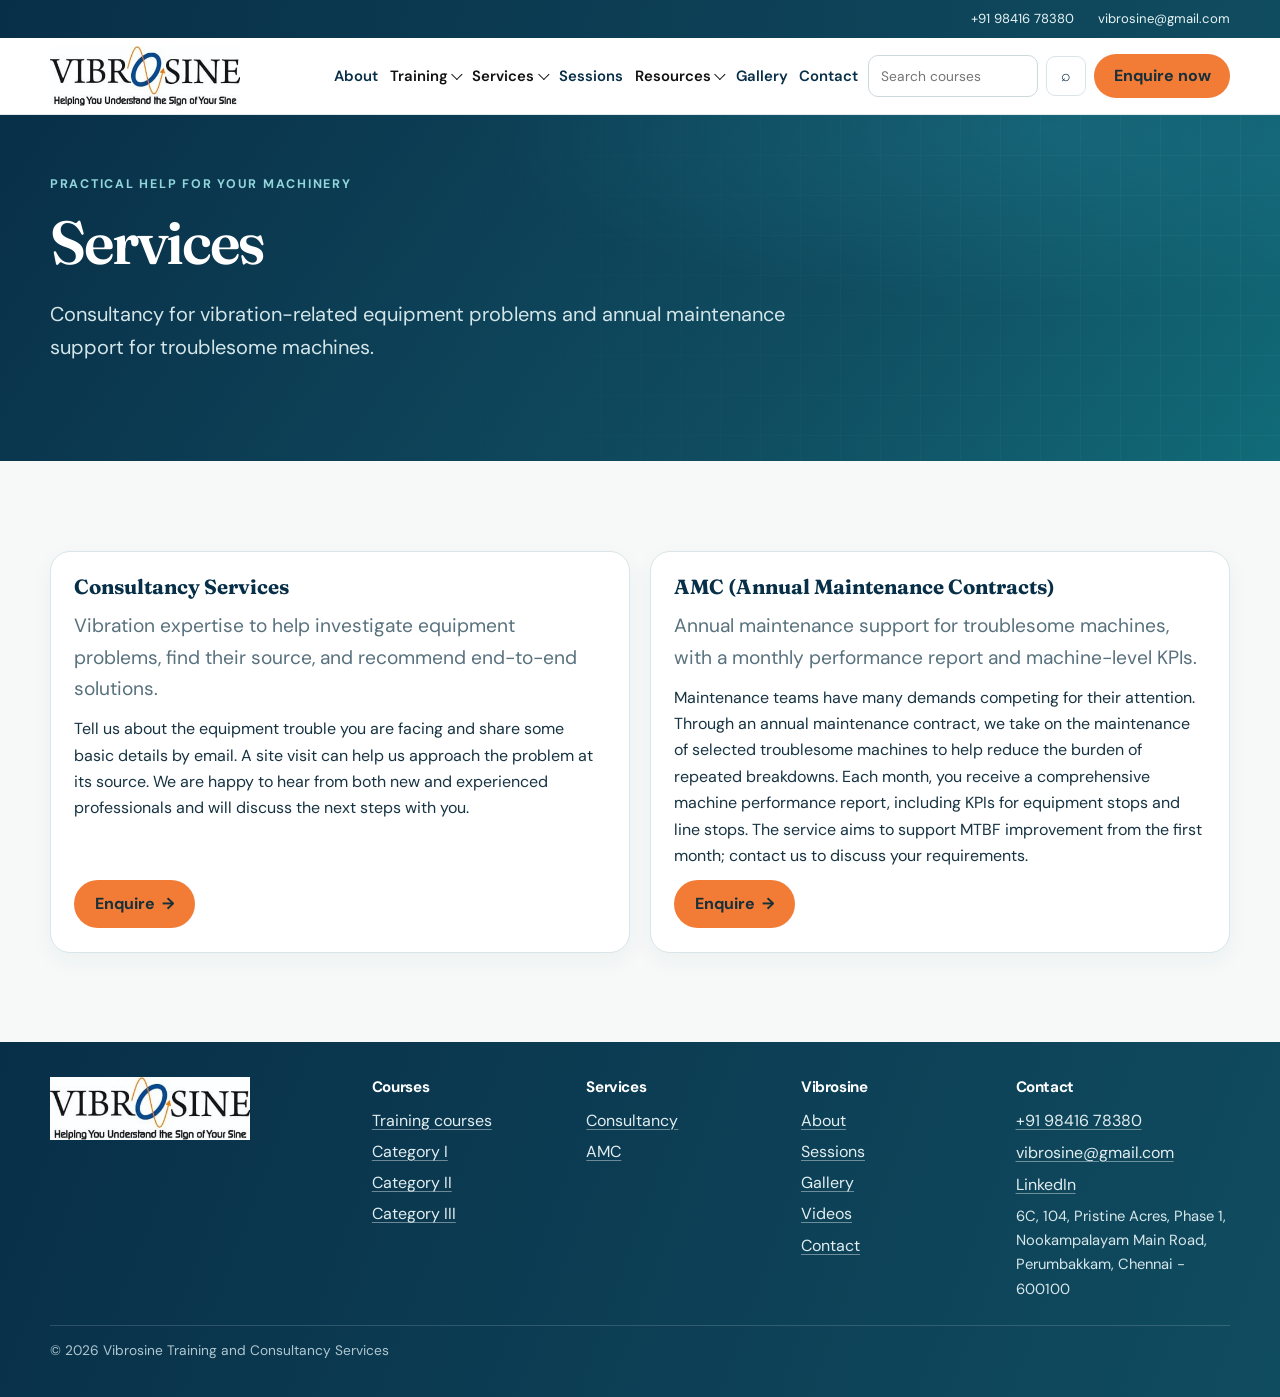
<file: services/index.html>
<!DOCTYPE html>
<html lang="en">
<head>
<meta charset="utf-8">
<meta name="viewport" content="width=device-width, initial-scale=1">
<link rel="icon" type="image/x-icon" sizes="16x16 32x32 48x48" href="/assets/favicon.ico">
<link rel="icon" type="image/png" sizes="32x32" href="/assets/favicon-32.png">
<link rel="apple-touch-icon" sizes="180x180" href="/assets/apple-touch-icon.png">
<link rel="icon" type="image/png" sizes="192x192" href="/assets/icon-192.png">
<link rel="icon" type="image/png" sizes="512x512" href="/assets/icon-512.png">
<link rel="manifest" href="/assets/site.webmanifest">
<title>Vibration Consultancy and AMC | Vibrosine</title>
<meta name="description" content="Vibration consultancy services and annual maintenance support from Vibrosine.">
<meta property="og:type" content="website">
<meta property="og:title" content="Vibration Consultancy and AMC | Vibrosine">
<meta property="og:description" content="Consultancy services and annual maintenance support for vibration-related machinery problems.">
<meta property="og:image" content="https://vibrosine.com/assets/og-image.png">
<meta name="twitter:card" content="summary_large_image">
<meta name="twitter:image" content="https://vibrosine.com/assets/og-image.png">
<link rel="canonical" href="https://vibrosine.com/services/">
<link rel="preconnect" href="https://fonts.googleapis.com">
<link rel="preconnect" href="https://fonts.gstatic.com" crossorigin>
<link href="https://fonts.googleapis.com/css2?family=DM+Sans:wght@400;500;600;700&amp;family=Fraunces:wght@600;700&amp;display=swap" rel="stylesheet">
<link rel="stylesheet" href="../css/tokens.css">
<link rel="stylesheet" href="../css/base.css">
<link rel="stylesheet" href="../css/components.css">
<link rel="stylesheet" href="../css/pages.css">
</head>
<body data-root=".." data-page="services">
<header class="top"></header>
<main>
  <section class="hero page-hero">
    <div class="wrap">
      <p class="eyebrow">Practical help for your machinery</p>
      <h1>Services</h1>
      <p>Consultancy for vibration-related equipment problems and annual maintenance support for troublesome machines.</p>
    </div>
  </section>
  <section>
    <div class="wrap">
      <div class="grid c2" data-bind="services"></div>
    </div>
  </section>
</main>
<footer></footer>
<div class="float" aria-label="Quick contact"></div>
<script src="../js/render.js" defer></script>
<script src="../js/main.js" defer></script>
</body>
</html>
</file>
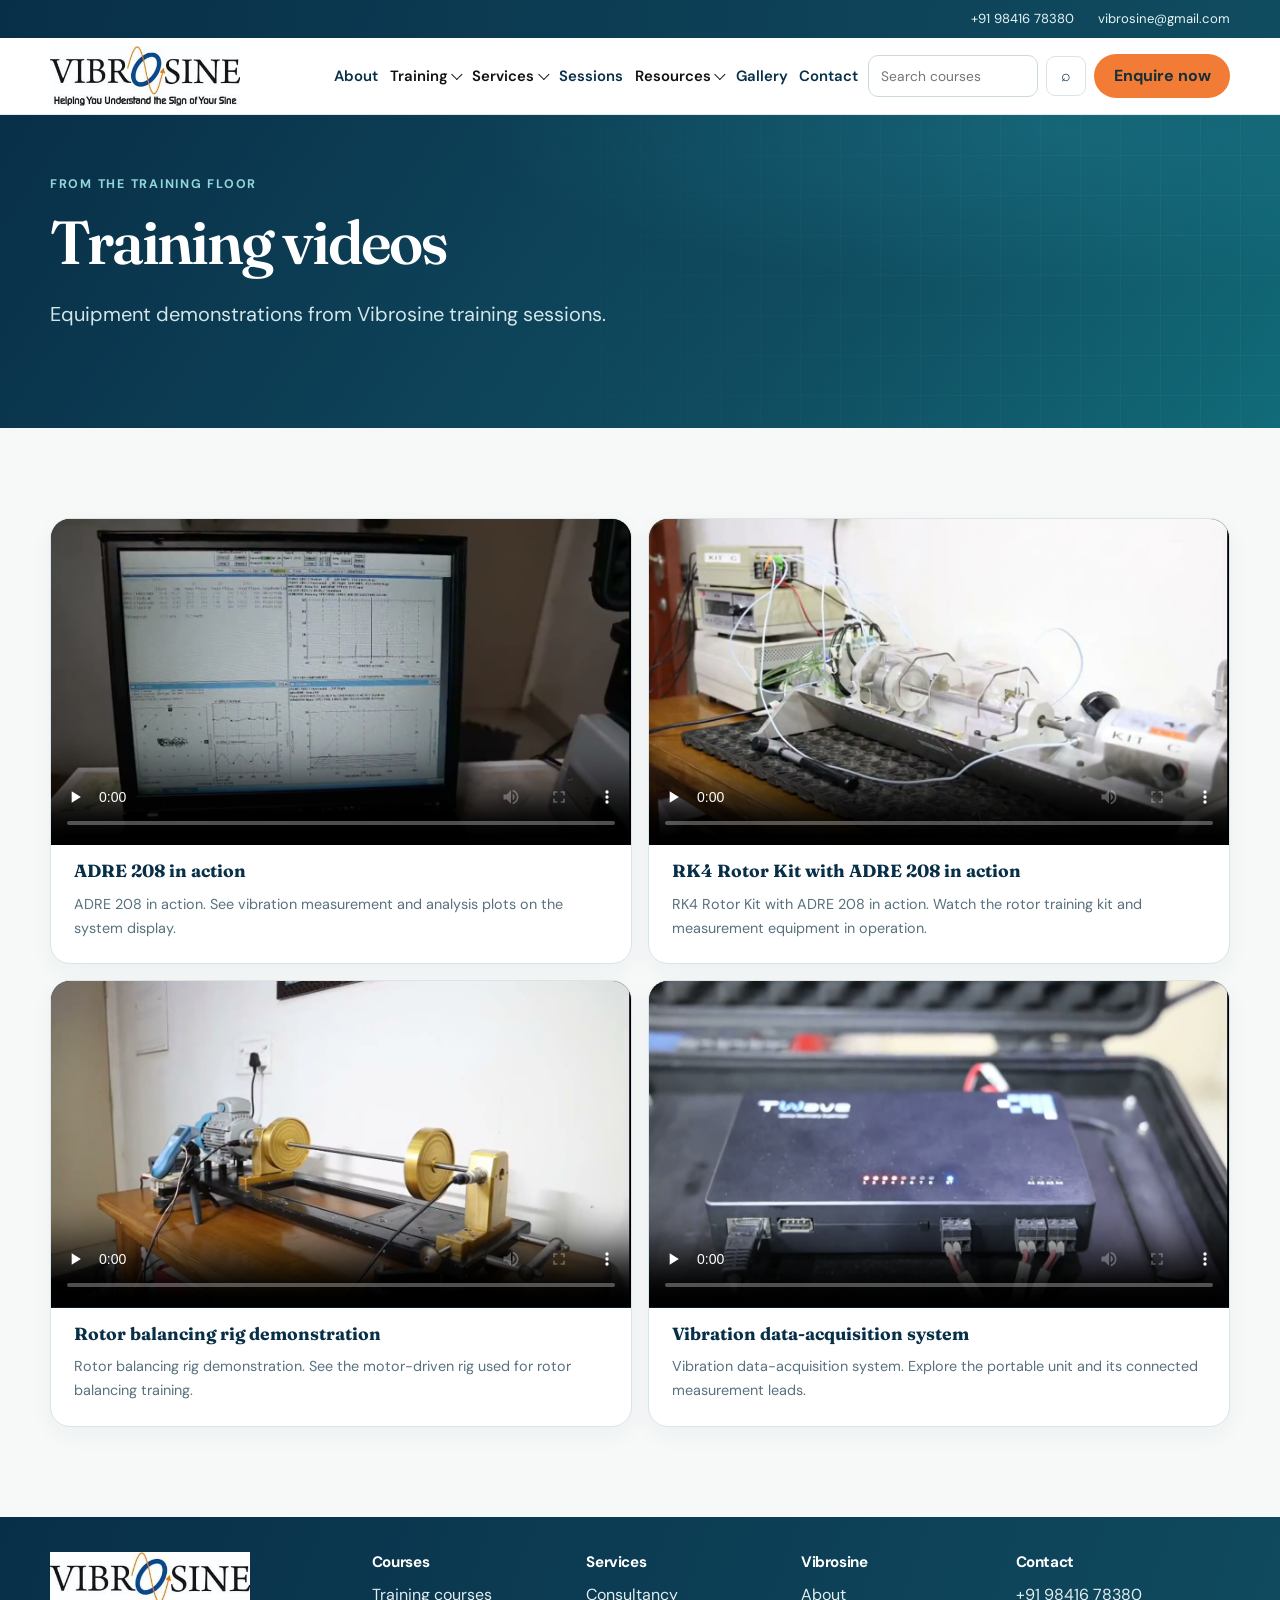
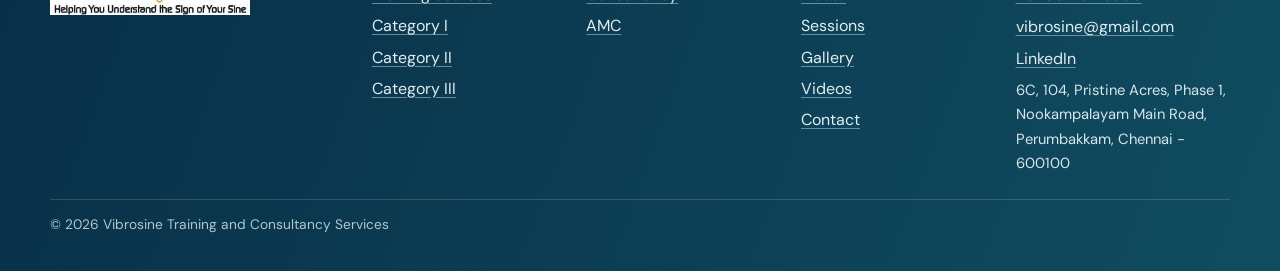
<file: videos/index.html>
<!DOCTYPE html>
<html lang="en">
<head>
<meta charset="utf-8">
<meta name="viewport" content="width=device-width, initial-scale=1">
<link rel="icon" type="image/x-icon" sizes="16x16 32x32 48x48" href="/assets/favicon.ico">
<link rel="icon" type="image/png" sizes="32x32" href="/assets/favicon-32.png">
<link rel="apple-touch-icon" sizes="180x180" href="/assets/apple-touch-icon.png">
<link rel="icon" type="image/png" sizes="192x192" href="/assets/icon-192.png">
<link rel="icon" type="image/png" sizes="512x512" href="/assets/icon-512.png">
<link rel="manifest" href="/assets/site.webmanifest">
<title>Vibration Analysis Videos | Vibrosine</title>
<meta name="description" content="Watch Vibrosine vibration measurement, rotor-kit and balancing demonstrations.">
<meta property="og:type" content="website">
<meta property="og:title" content="Vibration Analysis Videos | Vibrosine">
<meta property="og:description" content="Watch equipment demonstrations from Vibrosine training sessions.">
<meta property="og:image" content="https://vibrosine.com/assets/og-image.png">
<meta name="twitter:card" content="summary_large_image">
<meta name="twitter:image" content="https://vibrosine.com/assets/og-image.png">
<link rel="canonical" href="https://vibrosine.com/videos/">
<link rel="preconnect" href="https://fonts.googleapis.com">
<link rel="preconnect" href="https://fonts.gstatic.com" crossorigin>
<link href="https://fonts.googleapis.com/css2?family=DM+Sans:wght@400;500;600;700&amp;family=Fraunces:wght@600;700&amp;display=swap" rel="stylesheet">
<link rel="stylesheet" href="../css/tokens.css">
<link rel="stylesheet" href="../css/base.css">
<link rel="stylesheet" href="../css/components.css">
<link rel="stylesheet" href="../css/pages.css">
</head>
<body data-root=".." data-page="videos">
<header class="top"></header>
<main>
  <section class="hero page-hero">
    <div class="wrap">
      <p class="eyebrow">From the training floor</p>
      <h1>Training videos</h1>
      <p data-bind="videos-intro">Equipment demonstrations from Vibrosine training sessions.</p>
    </div>
  </section>
  <section>
    <div class="wrap">
      <div class="video-grid" data-bind="videos"></div>
    </div>
  </section>
</main>
<footer></footer>
<div class="float" aria-label="Quick contact"></div>
<script src="../js/render.js" defer></script>
<script src="../js/main.js" defer></script>
</body>
</html>
</file>
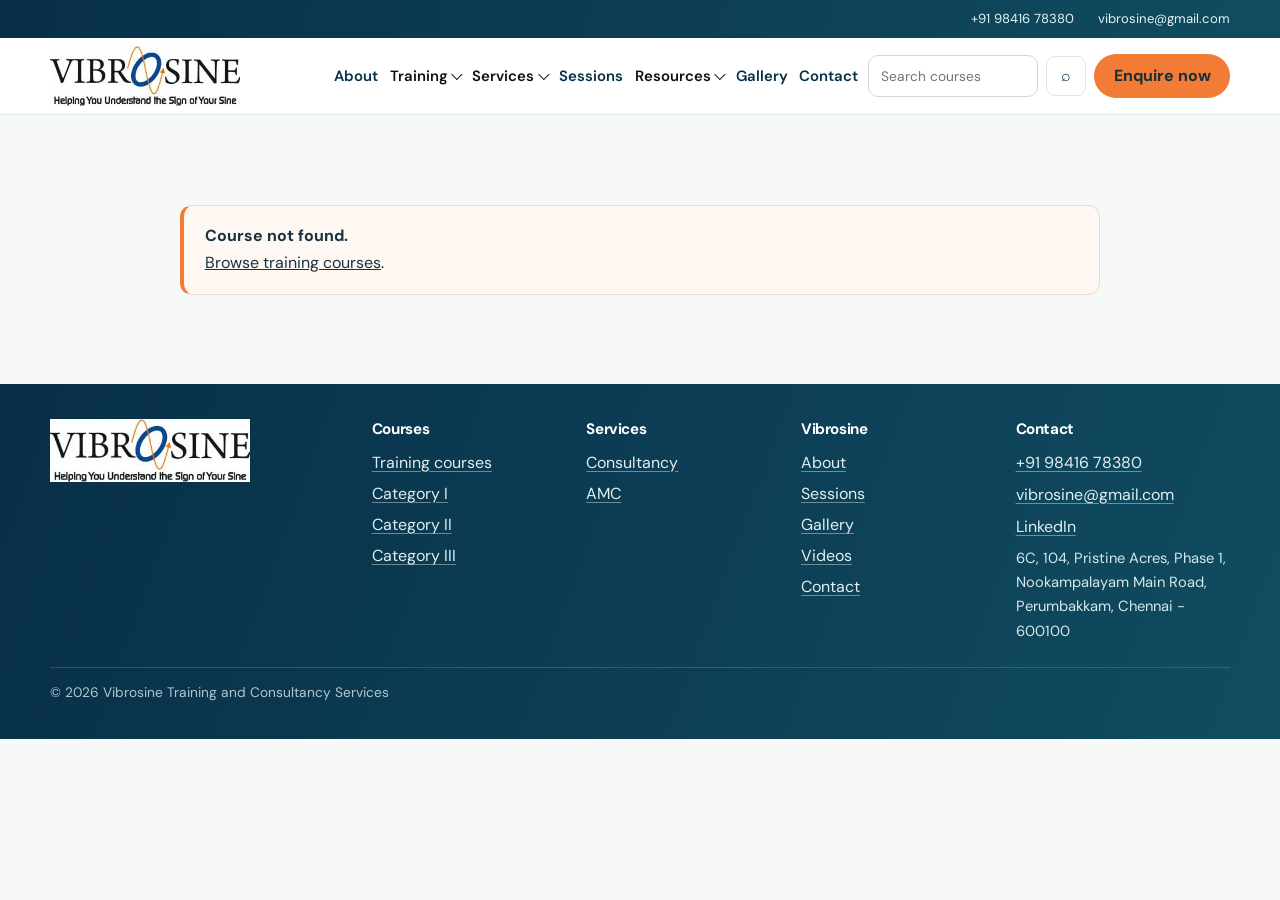
<file: courses/course.html>
<!DOCTYPE html>
<html lang="en">
<head>
<meta charset="utf-8">
<meta name="viewport" content="width=device-width, initial-scale=1">
<link rel="icon" type="image/x-icon" sizes="16x16 32x32 48x48" href="/assets/favicon.ico">
<link rel="icon" type="image/png" sizes="32x32" href="/assets/favicon-32.png">
<link rel="apple-touch-icon" sizes="180x180" href="/assets/apple-touch-icon.png">
<link rel="icon" type="image/png" sizes="192x192" href="/assets/icon-192.png">
<link rel="icon" type="image/png" sizes="512x512" href="/assets/icon-512.png">
<link rel="manifest" href="/assets/site.webmanifest">
<title>Course | Vibrosine Training</title>
<meta name="description" content="Course details, topics and training information from Vibrosine.">
<meta property="og:type" content="website">
<meta property="og:title" content="Vibration Analysis Course | Vibrosine">
<meta property="og:description" content="Course details, topics and training information from Vibrosine.">
<meta property="og:image" content="https://vibrosine.com/assets/og-image.png">
<meta name="twitter:card" content="summary_large_image">
<meta name="twitter:image" content="https://vibrosine.com/assets/og-image.png">
<link rel="canonical" href="https://vibrosine.com/courses/course.html">
<link rel="preconnect" href="https://fonts.googleapis.com">
<link rel="preconnect" href="https://fonts.gstatic.com" crossorigin>
<link href="https://fonts.googleapis.com/css2?family=DM+Sans:wght@400;500;600;700&amp;family=Fraunces:wght@600;700&amp;display=swap" rel="stylesheet">
<link rel="stylesheet" href="../css/tokens.css">
<link rel="stylesheet" href="../css/base.css">
<link rel="stylesheet" href="../css/components.css">
<link rel="stylesheet" href="../css/pages.css">
<script id="course-schema" type="application/ld+json"></script>
</head>
<body data-root=".." data-page="course">
<header class="top"></header>
<main>
  <section>
    <div class="wrap course-detail" data-bind="course-detail"></div>
  </section>
</main>
<footer></footer>
<div class="float" aria-label="Quick contact"></div>
<script src="../js/render.js" defer></script>
<script src="../js/main.js" defer></script>
</body>
</html>
</file>
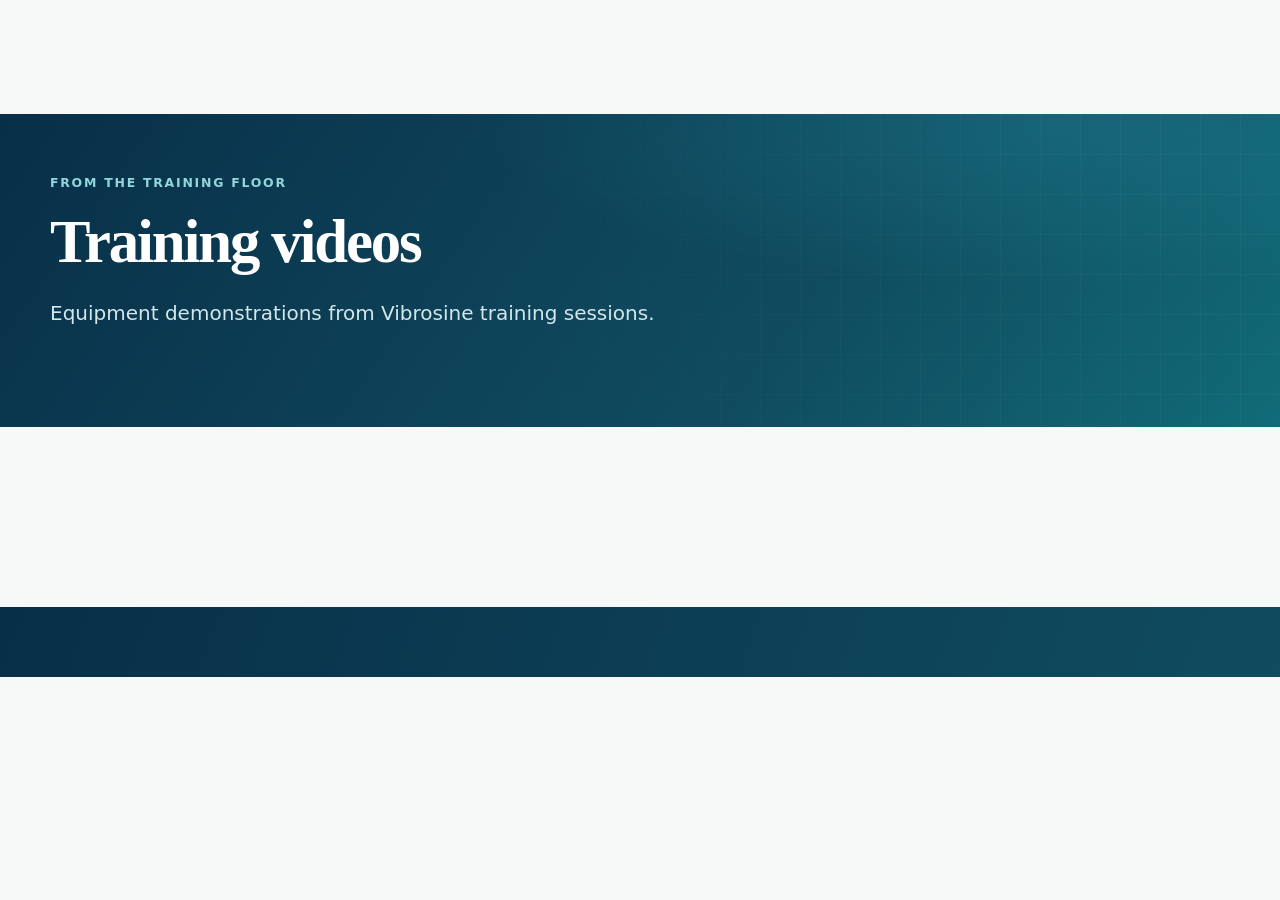
<file: resources/article.html>
<!DOCTYPE html>
<html lang="en">
<head>
<meta charset="utf-8">
<meta name="viewport" content="width=device-width, initial-scale=1">
<meta http-equiv="refresh" content="0; url=../videos/">
<link rel="icon" type="image/x-icon" sizes="16x16 32x32 48x48" href="/assets/favicon.ico">
<link rel="icon" type="image/png" sizes="32x32" href="/assets/favicon-32.png">
<link rel="apple-touch-icon" sizes="180x180" href="/assets/apple-touch-icon.png">
<link rel="icon" type="image/png" sizes="192x192" href="/assets/icon-192.png">
<link rel="icon" type="image/png" sizes="512x512" href="/assets/icon-512.png">
<link rel="manifest" href="/assets/site.webmanifest">
<link rel="canonical" href="https://vibrosine.com/videos/">
<meta property="og:image" content="https://vibrosine.com/assets/og-image.png">
<meta name="twitter:card" content="summary_large_image">
<meta name="twitter:image" content="https://vibrosine.com/assets/og-image.png">
<title>Training Videos | Vibrosine</title>
</head>
<body>
<p>Resources have moved to <a href="../videos/">Training videos</a>.</p>
</body>
</html>
</file>
<file: css/tokens.css>
:root {
  --navy: #082f48;
  --navy-2: #104c60;
  --teal: #167889;
  --blue: #176de0;
  --orange: #f27b35;
  --paper: #f6f9f8;
  --white: #fff;
  --ink: #173342;
  --muted: #58717d;
  --line: #d9e5e8;
  --serif: "Fraunces", Georgia, serif;
  --sans: "DM Sans", system-ui, sans-serif;
  --r: 20px;
  --wrap: 1180px;
  --shadow: 0 16px 42px rgba(8, 47, 72, .09);
  --shadow-hover: 0 22px 52px rgba(8, 47, 72, .15);
}
</file>
<file: css/base.css>
* { box-sizing: border-box; }
html { scroll-behavior: smooth; scroll-padding-top: 100px; overflow-x: clip; }
body {
  margin: 0;
  font: 400 1rem/1.65 var(--sans);
  color: var(--ink);
  background: var(--paper);
  overflow-x: clip;
  text-rendering: optimizeLegibility;
}
img, svg { display: block; max-width: 100%; }
a { color: inherit; }
button, input, select, textarea { font: inherit; }
button { color: inherit; }
:focus-visible { outline: 3px solid var(--orange); outline-offset: 4px; }
.wrap { width: min(100% - 2.5rem, var(--wrap)); margin-inline: auto; }
.narrow { max-width: 820px; }
section { padding: clamp(3.75rem, 7vw, 6.5rem) 0; }
h1, h2, h3, h4, h5 { margin: 0; font-family: var(--serif); line-height: 1.16; color: var(--navy); }
h1 { font-size: clamp(2.6rem, 6vw, 5rem); font-weight: 600; letter-spacing: -.035em; }
h2 { font-size: clamp(1.9rem, 4vw, 3rem); letter-spacing: -.025em; }
h3 { font-size: 1.28rem; }
h4 { font-size: 1.1rem; }
h5 { font: 700 .9rem/1.4 var(--sans); }
p { margin: 0; }
.lead { max-width: 65ch; color: var(--muted); font-size: clamp(1.05rem, 1.5vw, 1.2rem); }
.eyebrow { color: var(--teal); font-weight: 700; font-size: .78rem; letter-spacing: .14em; line-height: 1.3; text-transform: uppercase; }
.section-heading { max-width: 720px; margin-bottom: 2rem; }
.section-heading .eyebrow { margin-bottom: .65rem; }
.section-heading h2 { margin-bottom: .75rem; }
.section-heading .lead { margin-bottom: 0; }
.soft-section { background: #edf4f3; }
.grid { display: grid; gap: 1.25rem; }
.grid.c2 { grid-template-columns: 1fr; }
.grid.c3 { grid-template-columns: 1fr; }
.split { display: grid; gap: 2rem; align-items: center; }
.sr-only, .honeypot { position: absolute; width: 1px; height: 1px; overflow: hidden; clip: rect(0,0,0,0); white-space: nowrap; clip-path: inset(50%); }
.honeypot:focus-within { position: static; width: auto; height: auto; clip: auto; clip-path: none; }
@media (min-width: 760px) {
  .grid.c2 { grid-template-columns: repeat(2, minmax(0, 1fr)); }
  .grid.c3 { grid-template-columns: repeat(3, minmax(0, 1fr)); }
  .split { grid-template-columns: 1fr 1fr; }
}
@media (prefers-reduced-motion: reduce) {
  *, *::before, *::after { scroll-behavior: auto !important; animation-duration: .01ms !important; animation-iteration-count: 1 !important; transition-duration: .01ms !important; }
}
</file>
<file: css/components.css>
.btn {
  display: inline-flex;
  min-height: 48px;
  align-items: center;
  justify-content: center;
  gap: .45rem;
  padding: .72rem 1.25rem;
  border: 1px solid transparent;
  border-radius: 999px;
  cursor: pointer;
  font-weight: 700;
  line-height: 1.25;
  text-align: center;
  text-decoration: none;
  transition: transform .18s ease, box-shadow .18s ease, background-color .18s ease, color .18s ease;
}
.btn:hover { transform: translateY(-2px); box-shadow: 0 8px 20px rgba(8,47,72,.16); }
.btn-primary { background: var(--orange); color: #172f39; }
.btn-primary:hover { background: #ff914c; }
.btn-ghost { border-color: rgba(255,255,255,.55); color: #fff; background: rgba(255,255,255,.04); }
.btn-ghost:hover { background: rgba(255,255,255,.12); }
.btn-secondary { border-color: var(--line); background: #fff; color: var(--navy); }
.btn-secondary:hover { border-color: var(--teal); color: var(--teal); }

.top { position: sticky; top: -38px; z-index: 40; min-height: 100px; }
@media (min-width: 961px) {
  .top { min-height: 114px; }
}
.contact-strip { color: #e6f4f4; background: linear-gradient(100deg, #082f48, #104c60); font-size: .82rem; }
.contact-strip-inner { display: flex; min-height: 38px; align-items: center; justify-content: flex-end; gap: clamp(1rem, 3vw, 2rem); }
.contact-strip a { display: inline-flex; align-items: center; gap: .4rem; text-decoration: none; }
.contact-strip a:hover { color: #fff; }
.contact-strip svg { width: 15px; height: 15px; fill: none; stroke: currentColor; stroke-width: 1.8; stroke-linecap: round; stroke-linejoin: round; }
.navbar { position: relative; z-index: 30; border-bottom: 1px solid rgba(217,229,232,.8); background: rgba(255,255,255,.96); backdrop-filter: blur(12px); }
.navbar.menu-open { z-index: 42; background: #fff; backdrop-filter: none; }
.navbar-inner { display: flex; min-height: 76px; align-items: center; justify-content: space-between; gap: 1.4rem; }
.brand { flex: 0 0 auto; display: inline-flex; align-items: center; text-decoration: none; }
.brand img { width: 190px; height: auto; object-fit: contain; }
#main-nav { margin-left: auto; }
nav ul { display: flex; align-items: center; gap: clamp(.5rem, 1.4vw, 1.35rem); padding: 0; margin: 0; list-style: none; }
nav li a:not(.btn) { display: inline-flex; align-items: center; min-height: 44px; padding: .3rem .1rem; color: var(--navy); font-size: .93rem; font-weight: 600; text-decoration: none; white-space: nowrap; }
nav li a:not(.btn):hover, nav li a[aria-current="page"] { color: var(--teal); }
.nav-cta { min-height: 44px; padding: .6rem 1.15rem; white-space: nowrap; }
#menu-btn { display: none; }
.nav-backdrop { display: none; }
.footer-inner { display: grid; gap: 1.25rem; align-items: center; }
.footer-brand { display: inline-flex; align-items: center; text-decoration: none; }
.footer-brand img { width: 200px; height: auto; }
.footer-contact { display: grid; justify-items: start; gap: .35rem; font-style: normal; }
.footer-contact a { color: #fff; text-decoration: underline; text-decoration-color: rgba(255,255,255,.55); text-underline-offset: .18em; }
.footer-contact a:hover { color: var(--orange); }
.footer-contact span { max-width: 55ch; color: #d7e7ea; font-size: .92rem; }
.copyright { color: #afc7cf; font-size: .86rem; }

.ph-media { overflow: hidden; border-radius: var(--r); background: #e4eeee; }
.ph-media img { width: 100%; height: auto; aspect-ratio: 16 / 10; object-fit: cover; }

.card {
  display: flex;
  min-width: 0;
  flex-direction: column;
  overflow: hidden;
  border: 1px solid var(--line);
  border-radius: var(--r);
  background: #fff;
  box-shadow: 0 8px 24px rgba(8,47,72,.045);
  transition: transform .2s ease, box-shadow .2s ease;
}
.card:hover { transform: translateY(-4px); box-shadow: var(--shadow-hover); }
.card[hidden] { display: none; }
.card .body { display: flex; flex: 1; flex-direction: column; align-items: flex-start; gap: .7rem; padding: 1.45rem; }
.card .body > .btn { margin-top: auto; }
.tag { display: inline-flex; align-items: center; gap: .4rem; padding: .35rem .7rem; border-radius: 999px; background: #e5f1f1; color: #155469; font-size: .78rem; font-weight: 700; }
.tag svg { width: 16px; height: 16px; flex: 0 0 auto; fill: none; stroke: currentColor; stroke-width: 1.7; stroke-linecap: round; stroke-linejoin: round; }
.tag.online { background: #fff0e6; color: #a74b16; }
.meta { color: var(--muted); font-size: .9rem; }
.card ul.topics { padding-left: 1.1rem; font-size: .92rem; }
.card-actions { display: flex; width: 100%; flex-wrap: wrap; gap: .55rem; margin-top: auto; padding-top: .5rem; }
.card-actions .btn { flex: 1 1 130px; }
.service-icon { display: grid; width: 54px; height: 54px; place-items: center; border-radius: 17px; background: #e8f4f2; color: var(--teal); }
.service-icon svg { width: 30px; height: 30px; fill: none; stroke: currentColor; stroke-width: 1.7; stroke-linecap: round; stroke-linejoin: round; }
.chips { display: flex; flex-wrap: nowrap; gap: .55rem; overflow-x: auto; padding: .15rem 0 1rem; margin-bottom: .75rem; scrollbar-width: thin; }
.chip { flex: 0 0 auto; padding: .55rem 1rem; border: 1px solid #c7d9de; border-radius: 999px; background: #fff; color: var(--navy); font-size: .9rem; font-weight: 700; cursor: pointer; }
.chip:hover { border-color: var(--teal); }
.chip[aria-pressed="true"], .chip[aria-selected="true"] { border-color: var(--navy); background: var(--navy); color: #fff; }
.notice { padding: 1.1rem 1.3rem; border: 1px solid #f3d9c9; border-left: 4px solid var(--orange); border-radius: 12px; background: #fff7f1; }
.content-list { display: grid; gap: .9rem; max-width: 72ch; padding-left: 1.3rem; }
.content-list li { padding-left: .25rem; }
.cred { display: inline-block; margin-top: .6rem; padding: .4rem .8rem; border: 1px solid rgba(255,255,255,.22); border-radius: 8px; background: rgba(255,255,255,.08); color: #e7f2f4; }
.training-group { margin-top: 1rem; }
.training-group h5 { margin-bottom: .35rem; color: #fff; }
.training-group ul { padding-left: 1.2rem; }
details { padding: 1.1rem 1.25rem; margin-bottom: .7rem; border: 1px solid var(--line); border-radius: 14px; background: #fff; }
summary { color: var(--navy); font-weight: 700; cursor: pointer; }
details p { margin-top: .65rem; color: var(--muted); }
form { display: grid; gap: 1rem; padding: clamp(1.2rem, 3vw, 2rem); border: 1px solid var(--line); border-radius: var(--r); background: #fff; box-shadow: var(--shadow); }
label { display: grid; gap: .35rem; color: var(--navy); font-size: .92rem; font-weight: 700; }
input, select, textarea { width: 100%; min-height: 48px; padding: .72rem .8rem; border: 1px solid #cbd9de; border-radius: 10px; background: #fff; color: var(--ink); }
textarea { resize: vertical; }
input:focus, select:focus, textarea:focus { border-color: var(--teal); outline: 2px solid rgba(22,120,137,.18); }
.contact-list { display: grid; gap: .65rem; padding: 0; margin: 1.25rem 0; list-style: none; }
.contact-list a { color: var(--teal); font-weight: 700; text-decoration-thickness: .08em; text-underline-offset: .15em; }
.contact-meta { margin-top: 1rem; color: var(--muted); }
footer { padding: 2.2rem 0 6rem; background: linear-gradient(110deg, #082f48, #104c60); color: #e2eef0; }
.float { position: fixed; right: 0; bottom: 0; left: 0; z-index: 40; display: flex; padding-bottom: env(safe-area-inset-bottom); background: var(--navy); box-shadow: 0 -7px 25px rgba(8,47,72,.18); }
.float a { display: flex; flex: 1; min-height: 54px; align-items: center; justify-content: center; color: #fff; font-weight: 700; text-decoration: none; }
.float a + a { background: #148451; }
.float a:hover { filter: brightness(1.1); }
.text-link { display: inline-block; margin-top: 1.25rem; color: var(--teal); font-weight: 700; text-decoration: none; }

@media (max-width: 1180px) {
  .navbar-inner { min-height: 68px; }
  #menu-btn { display: grid; width: 48px; height: 48px; flex: 0 0 48px; align-content: center; justify-items: center; gap: 5px; border: 1px solid var(--navy); border-radius: 13px; background: var(--navy); box-shadow: 0 3px 10px rgba(8,47,72,.18); color: #fff; cursor: pointer; }
  #menu-btn span { width: 21px; height: 2px; border-radius: 2px; background: #fff; transition: transform .2s ease, opacity .2s ease; }
  #menu-btn[aria-expanded="true"] span:first-child { transform: translateY(7px) rotate(45deg); }
  #menu-btn[aria-expanded="true"] span:nth-child(2) { opacity: 0; }
  #menu-btn[aria-expanded="true"] span:last-child { transform: translateY(-7px) rotate(-45deg); }
  #main-nav { position: static; margin: 0; }
  #nav-list { position: fixed; z-index: 42; inset: 0 0 0 auto; display: flex; width: min(86vw, 350px); height: 100vh; height: 100dvh; flex-direction: column; align-items: stretch; gap: .2rem; overflow-y: auto; padding: 6rem 1.4rem 2rem; background-color: #fff; color: #082f48; box-shadow: -16px 0 40px rgba(8,47,72,.15); transform: translateX(105%); visibility: hidden; transition: transform .24s ease, visibility 0s linear .24s; }
  #nav-list.open { transform: translateX(0); visibility: visible; transition: transform .24s ease, visibility 0s; }
  #nav-list li a:not(.btn) { min-height: 48px; padding: .5rem .3rem; border-bottom: 1px solid #edf2f2; color: #082f48; font-size: 1rem; }
  .nav-cta-wrap { margin-top: 1rem; }
  .nav-cta { width: 100%; }
  .nav-backdrop:not([hidden]) { position: fixed; z-index: 41; inset: 0; display: block; border: 0; background: rgba(4,27,42,.5); }
  .contact-strip-inner { justify-content: center; }
  .contact-strip-inner a { font-size: .77rem; }
}
@media (min-width: 961px) {
  .float { display: none; }
  footer { padding-bottom: 2.2rem; }
  .footer-inner { grid-template-columns: minmax(0, 1fr) minmax(0, 1fr); }
  .copyright { grid-column: 1 / -1; padding-top: .8rem; border-top: 1px solid rgba(255,255,255,.15); }
}
@media (max-width: 540px) {
  .top { top: -34px; }
  .contact-strip-inner { min-height: 34px; justify-content: space-between; gap: .6rem; }
  .contact-strip-inner a { gap: .25rem; font-size: .72rem; white-space: nowrap; }
  .contact-strip-inner svg { width: 13px; height: 13px; }
  .navbar-inner { min-height: 64px; gap: .6rem; }
  .brand img { width: min(190px, 54vw); height: auto; }
  #menu-btn { width: 46px; height: 46px; flex-basis: 46px; }
  footer { padding-bottom: calc(6rem + env(safe-area-inset-bottom)); }
}

.brand { color: var(--navy); font: 700 1.45rem var(--serif); letter-spacing: .02em; }
.brand span { color: var(--orange); }
.navbar-inner { gap: 1rem; }
#main-nav { margin-left: auto; }
#nav-list { gap: clamp(.3rem, .65vw, .7rem); }
.nav-group { position: relative; padding: 0; margin: 0; border: 0; border-radius: 0; background: transparent; box-shadow: none; }
.nav-group > summary {
  display: inline-flex;
  min-height: 44px;
  align-items: center;
  gap: .35rem;
  padding: .3rem .1rem;
  color: #111;
  font-size: .93rem;
  font-weight: 600;
  cursor: pointer;
  list-style: none;
  white-space: nowrap;
}
.nav-group > summary::-webkit-details-marker { display: none; }
.nav-group > summary::after {
  width: .42rem;
  height: .42rem;
  border-right: 1.5px solid currentColor;
  border-bottom: 1.5px solid currentColor;
  content: "";
  transform: translateY(-.1rem) rotate(45deg);
  transition: transform .18s ease;
}
.nav-group[open] > summary { color: #111; }
.nav-group[open] > summary::after { transform: translateY(.1rem) rotate(225deg); }
.nav-submenu {
  position: absolute;
  z-index: 60;
  top: calc(100% + .55rem);
  left: -.75rem;
  display: grid;
  min-width: 225px;
  gap: .1rem;
  padding: .65rem;
  border: 1px solid var(--line);
  border-radius: 14px;
  background: #fff;
  box-shadow: var(--shadow);
  list-style: none;
}
.nav-submenu li a:not(.btn) { width: 100%; padding: .55rem .65rem; border-radius: 8px; }
.nav-submenu li a:not(.btn):hover { background: #edf4f3; }
.nav-search { display: flex; width: 100%; align-items: center; gap: .5rem; padding: 0; border: 0; background: transparent; box-shadow: none; }
.nav-search input { width: 170px; min-height: 42px; padding: .5rem .75rem; font-size: .86rem; }
.nav-search button { min-width: 40px; min-height: 40px; border: 1px solid var(--line); border-radius: 9px; background: #fff; color: var(--navy); cursor: pointer; }
.contact-strip-inner { gap: clamp(.6rem, 2vw, 1.5rem); }
.footer-grid { display: grid; grid-template-columns: repeat(2, minmax(0, 1fr)); gap: 1.5rem 1rem; align-items: start; }
.footer-grid h2 { margin-bottom: .65rem; color: #fff; font: 700 .95rem var(--sans); }
.footer-grid ul { display: grid; gap: .3rem; padding: 0; margin: 0; list-style: none; }
.footer-grid a { color: #e2eef0; text-decoration-color: rgba(255,255,255,.4); text-underline-offset: .18em; }
.footer-grid a:hover { color: var(--orange); }
.footer-about p { max-width: 25ch; margin-top: .5rem; color: #d7e7ea; }
.footer-contact { display: grid; justify-items: start; gap: .35rem; font-style: normal; }
.footer-contact h2 { margin-bottom: .3rem; }
.footer-grid .copyright { grid-column: 1 / -1; padding-top: .8rem; border-top: 1px solid rgba(255,255,255,.15); }
.site-search { display: grid; gap: .75rem; }
.site-search > label { color: var(--navy); }
.search-control { display: flex; align-items: center; gap: .65rem; }
.search-control input { flex: 1 1 190px; height: 48px; }
.search-control .btn { flex: 0 0 auto; }
.hero-search { max-width: 540px; margin-top: 1.5rem; padding: 1.2rem; border-color: rgba(255,255,255,.3); border-radius: 16px; background: rgba(255,255,255,.98); box-shadow: 0 12px 30px rgba(2,22,34,.18); }
.hero-search > label { color: var(--navy); font-size: .9rem; }
.search-status, [data-course-status] { color: #000; font-size: .88rem; }
.nav-search-item { display: flex; align-items: center; }
.pillar-section { padding: 2rem 0 1rem; background: #fff; }
.pillar-card { min-height: 100%; }
.service-card > figure .ph-media { width: 100%; aspect-ratio: 16 / 10; }
.service-card > figure img { width: 100%; height: 100%; object-fit: cover; }
.pillar-card .eyebrow { margin-bottom: -.2rem; }
.pillar-card .body { gap: .65rem; }
.service-card > figure { margin: 0; }
.service-card figcaption { display: none; }
.level-badge { width: fit-content; }
.training-batch .batch-meta { color: var(--navy); font-size: .9rem; font-weight: 700; }
.course-main-image { margin: 1rem 0 1.4rem; overflow: hidden; border-radius: var(--r); }
.course-main-image .ph-media { aspect-ratio: 16 / 9; }
.course-main-image img { width: 100%; height: 100%; object-fit: cover; }
.article-detail { display: grid; gap: 1rem; }
.article-detail h1 { max-width: 18ch; }
.article-detail > p:not(.lead) { max-width: 70ch; color: #d3e6e9; }
.article-detail .article-summary { color: #fff; }
.article-detail .btn { width: fit-content; margin-top: .5rem; }
@media (max-width: 1180px) {
  .navbar-inner { gap: .7rem; }
  #menu-btn { position: relative; z-index: 44; }
  #nav-list { gap: .2rem; }
  #nav-list > li { width: 100%; }
  #nav-list li .nav-group > summary { width: 100%; justify-content: space-between; min-height: 48px; padding: .5rem .3rem; border-bottom: 1px solid #edf2f2; font-size: 1rem; }
  .nav-submenu { position: static; min-width: 0; padding: .2rem 0 .4rem .8rem; border: 0; border-radius: 0; box-shadow: none; }
  .nav-submenu li a:not(.btn) { min-height: 42px; border-bottom: 1px solid #edf2f2; }
  .nav-search { width: 100%; margin-top: .5rem; }
  .nav-search input { width: 100%; }
  .footer-grid { grid-template-columns: repeat(2, minmax(0, 1fr)); }
}

@media (min-width: 961px) {
  .footer-grid { grid-template-columns: 1.25fr repeat(3, minmax(0, .8fr)) minmax(160px, .9fr); gap: 1.5rem; }
  .footer-grid .copyright { grid-column: 1 / -1; }
}

@media (max-width: 540px) {
  .contact-strip-inner { gap: .6rem; }
  .contact-strip-inner a { font-size: .7rem; }
  .hero-search { margin-top: 1.25rem; padding: 1rem; }
  .search-control { flex-wrap: nowrap; }
  .search-control input { min-width: 0; }
  .search-control .btn { padding-inline: .75rem; }
  .footer-grid { gap: 1.25rem .75rem; }
}
</file>
<file: css/pages.css>
.hero {
  position: relative;
  overflow: hidden;
  padding: clamp(4rem, 8vw, 7rem) 0;
  color: #fff;
  background:
    radial-gradient(ellipse at 82% 4%, rgba(35,145,164,.3), transparent 38%),
    linear-gradient(125deg, #082f48 0%, #104c60 63%, #116b78 100%);
}
body[data-page="home"] .hero {
  background-color: #082f48;
  background-image: linear-gradient(90deg, rgba(5,24,36,.88), rgba(5,24,36,.68) 55%, rgba(5,24,36,.48)), url("../assets/media/images/photo-19-1400w.webp");
  background-position: center 45%;
  background-size: cover;
  background-repeat: no-repeat;
}
body[data-page="home"] .hero::after { opacity: 0; }
body[data-page="home"] .hero-layout { grid-template-columns: minmax(0, 1fr); }
body[data-page="home"] .hero-copy { max-width: 780px; }

@media (min-width: 960px) {
  .trainer-card { grid-template-columns: minmax(0, 1fr); }
}
.hero::after { position: absolute; inset: 0; pointer-events: none; content: ""; opacity: .14; background-image: linear-gradient(rgba(220,247,247,.28) 1px, transparent 1px), linear-gradient(90deg, rgba(220,247,247,.28) 1px, transparent 1px); background-size: 40px 40px; mask-image: linear-gradient(90deg, transparent 28%, #000); }
.hero-layout { position: relative; z-index: 1; display: grid; align-items: center; gap: 3rem; }
.hero-copy { max-width: 700px; }
.hero .eyebrow { margin-bottom: 1rem; color: #91d6db; }
.hero h1 { max-width: 13ch; color: #fff; }
.hero p:not(.eyebrow):not(.hero-tagline) { max-width: 54ch; margin: 1.2rem 0 1.8rem; color: #d3e6e9; font-size: clamp(1.05rem, 1.7vw, 1.25rem); }
.hero .btns { display: flex; flex-wrap: wrap; gap: .75rem; }
.hero-tagline { margin-top: 1.6rem; color: #b6d2d7; font-size: .88rem; font-weight: 600; letter-spacing: .04em; }
body[data-page="home"] .hero .search-status:not(:empty) { max-width: fit-content; margin: .7rem 0 0; padding: .25rem .55rem; border-radius: 6px; background: #fff; color: #000; font-size: .88rem; }
.spectrum-chart { width: 100%; }
.chart-label { fill: #315a69; font: 700 11px var(--sans); letter-spacing: 1.5px; }
.chart-small { fill: #587783; font: 500 10px var(--sans); }
.chart-axis { fill: none; stroke: #95b4bd; stroke-width: 1.5; }
.sine-trace { fill: none; stroke: #e87939; stroke-width: 4; stroke-linecap: round; }
.spectrum-bars { fill: none; stroke: #1677db; stroke-width: 8; stroke-linecap: round; }
.spectrum-highlight { stroke: #f27b35; stroke-width: 3; }
.spectrum-dot { fill: #f27b35; }
.art-caption { position: absolute; right: 2rem; bottom: 1.1rem; color: #436b78; font-size: .78rem; font-weight: 700; }
.page-hero { padding: 3.8rem 0 4.3rem; }
.page-hero h1 { max-width: 20ch; font-size: clamp(2.2rem, 5vw, 3.8rem); }
.page-hero p { color: #d3e6e9; }
.facts { padding: 1.1rem 0; border-bottom: 1px solid var(--line); background: #fff; }
.facts ul { display: grid; grid-template-columns: repeat(2, minmax(0, 1fr)); gap: .7rem 1rem; padding: 0; margin: 0; color: var(--navy); font-size: .88rem; font-weight: 700; list-style: none; }
.facts li { display: flex; align-items: flex-start; gap: .5rem; }
.facts li::before { width: 7px; height: 7px; flex: 0 0 7px; margin-top: .55rem; border-radius: 50%; background: var(--orange); content: ""; }
.home-layout { display: grid; gap: 1.4rem; align-items: start; padding-top: 2.5rem; }
.home-main { min-width: 0; }
.home-main > section { padding: clamp(2.8rem, 5vw, 4.7rem) 0; }
.home-main > section:first-child { padding-top: 1.6rem; }
.home-main > section + section { border-top: 1px solid var(--line); }
.home-main .eyebrow { margin-bottom: .65rem; }
.section-heading > .eyebrow, .trainer-card + .eyebrow { margin-bottom: .65rem; }
.home-main h2 { margin-bottom: 1rem; }
.home-main .lead { max-width: 66ch; }
.story-layout { display: grid; align-items: start; gap: 1.5rem; }
.story-layout [data-bind="about-story"] { display: grid; gap: 1rem; color: #355361; }
.story-visual { min-width: 0; }
.soft-section { border-radius: 0; }
.content-list { list-style: none; padding: 0; }
.content-list li { position: relative; padding: 1rem 1rem 1rem 3.2rem; border: 1px solid rgba(8,47,72,.08); border-radius: 14px; background: rgba(255,255,255,.75); }
.content-list li::before { position: absolute; top: 1.08rem; left: 1rem; display: grid; width: 26px; height: 26px; place-items: center; border-radius: 9px; background: #dceeed; color: var(--teal); content: "✓"; font-weight: 700; }
.trainer-card { padding: clamp(1.2rem, 3vw, 2rem); border: 1px solid var(--line); border-radius: var(--r); background: linear-gradient(135deg, #0b354d, #104c60); color: #e4f0f1; box-shadow: var(--shadow); }
.trainer-card { display: grid; gap: 1.5rem; }
.trainer-details { display: grid; min-width: 0; align-content: start; gap: .75rem; }
.trainer-card .eyebrow,
.trainer-card h2,
.trainer-card .trainer-name-slot { color: #fff; }
.trainer-photo { min-width: 0; min-height: 220px; aspect-ratio: 4 / 3; margin: 0; overflow: hidden; border-radius: 14px; }
.trainer-photo .ph-media, .trainer-photo img { width: 100%; height: 100%; }
.trainer-photo .ph-media { min-height: 220px; }
.trainer-photo img { min-height: 220px; object-fit: cover; object-position: center 42%; }
.trainer-photo figcaption { padding: .5rem .75rem; background: rgba(255,255,255,.1); color: #fff; font-size: .86rem; }
.trainer-card h3 { color: #fff; }
.trainer-bio { margin-top: 1rem; color: #f1f7f8; }
.trainer-card .training-group ul { color: #e0edef; font-size: .92rem; }
.trainer-details h2 { font-size: clamp(1.45rem, 3vw, 2.25rem); }
.trainer-name-slot { width: fit-content; min-width: min(100%, 20rem); padding-bottom: .35rem; border-bottom: 1px solid rgba(231,242,244,.55); color: #fff; }
.schedule-history { padding: 1.25rem 0 3rem; }
.session-timeline { display: grid; max-width: 960px; gap: 0; padding: 0; margin: 0; list-style: none; }
.session-item { position: relative; display: grid; grid-template-columns: minmax(125px, 180px) minmax(0, 1fr); gap: 1.5rem; padding-bottom: 1.25rem; }
.session-item::before { position: absolute; top: 1.1rem; bottom: -.1rem; left: calc(180px + .75rem); width: 2px; background: #cfe0df; content: ""; }
.session-item::after { position: absolute; top: 1.05rem; left: calc(180px + .4rem); width: .72rem; height: .72rem; border: 3px solid var(--paper); border-radius: 50%; background: var(--orange); box-shadow: 0 0 0 1px var(--orange); content: ""; }
.session-item:last-child::before { display: none; }
.session-date { padding-top: .9rem; color: var(--navy); font-size: .88rem; font-weight: 700; text-align: right; }
.session-card { min-width: 0; padding: .85rem 1rem; border: 1px solid var(--line); border-radius: 12px; background: #fff; box-shadow: 0 5px 16px rgba(8,47,72,.05); }
.session-title { font: 700 1rem/1.4 var(--sans); color: var(--navy); }
.session-meta { display: flex; flex-wrap: wrap; gap: .4rem 1rem; margin-top: .45rem; color: var(--ink); font-size: .84rem; }
.session-meta strong { color: var(--navy); }
.market-section { background: linear-gradient(115deg, #e6f0ef, #f8faf8); }
.market-content { max-width: 850px; }
.market-content .lead { margin: .8rem 0; }
.market-content > p:not(.eyebrow):not(.lead) { margin: .8rem 0 1.3rem; }
.section-link { margin-top: 1.5rem; }
.training-view-all { display: flex; justify-content: center; margin-top: .5rem; }
.training-view-all .btn { min-width: min(100%, 22rem); min-height: 58px; padding-inline: 2rem; font-size: 1.05rem; }
.course-grid { display: grid; grid-template-columns: minmax(0, 1fr); grid-auto-flow: row; gap: 1rem; padding: .3rem .1rem 1.2rem; }
.course-grid > .card { scroll-snap-align: start; }
.service-card .lead { margin-bottom: 0; }
.contact-section { background: linear-gradient(130deg, #e9f1f0, #f7faf9); }
.contact-layout { display: grid; align-items: start; gap: 2rem; }
.contact-layout h2 { margin: .6rem 0; }
.contact-layout .lead { margin: .9rem 0 1.3rem; }
.contact-layout .contact-list li { padding: .4rem 0; }
.contact-list .contact-address { max-width: 55ch; overflow-wrap: anywhere; }
.course-detail { max-width: 920px; }
.course-detail > .media { margin: 1rem 0 1.4rem; }
.course-detail > .tag { margin-bottom: .8rem; }
.course-detail h1 { margin-bottom: .75rem; font-size: clamp(2rem, 5vw, 3.6rem); }
.course-detail .meta { margin-bottom: 1.2rem; }
.course-detail .lead { margin-bottom: 1.6rem; }
.course-detail .course-block { margin: 1.8rem 0; }
.course-detail .course-block h2 { margin-bottom: .8rem; font-size: 1.45rem; }
.course-detail .topics { padding-left: 1.25rem; }
.course-detail .topics li { padding: .2rem 0; }
.equipment-gallery { display: grid; grid-template-columns: repeat(2, minmax(0, 1fr)); gap: .75rem; }
.equipment-photo { min-width: 0; margin: 0; overflow: hidden; border: 1px solid var(--line); border-radius: 14px; background: #fff; }
.equipment-photo .ph-media { aspect-ratio: 4 / 3; }
.equipment-photo img { width: 100%; height: 100%; object-fit: cover; }
.equipment-photo figcaption { padding: .55rem .7rem; color: var(--muted); font-size: .82rem; }
.course-video video, .home-video-card video { display: block; width: 100%; border-radius: 14px; background: #071d2b; }
.course-video video { aspect-ratio: 16 / 9; }
.course-video > p { margin-top: .5rem; color: var(--muted); }
.home-video-card { display: grid; gap: 1rem; align-items: center; }
.home-video-card video { aspect-ratio: 16 / 9; }
.home-video-card h3 { margin-bottom: .5rem; }
.home-video-card a { color: var(--teal); font-weight: 700; }
.gallery-strip { display: grid; grid-auto-columns: min(72vw, 290px); grid-auto-flow: column; gap: .8rem; overflow-x: auto; padding: .25rem .1rem 1rem; scroll-snap-type: x mandatory; scrollbar-width: thin; }
.gallery-strip-item { min-width: 0; margin: 0; scroll-snap-align: start; overflow: hidden; border: 1px solid var(--line); border-radius: 14px; background: #fff; }
.gallery-strip-item .gallery-item { width: 100%; aspect-ratio: 4 / 3; }
.gallery-strip-item .ph-media, .gallery-strip-item img { width: 100%; height: 100%; }
.gallery-strip-item img { object-fit: cover; }
.gallery-strip-item figcaption { padding: .5rem .65rem; color: var(--muted); font-size: .82rem; }
.video-grid { display: grid; grid-template-columns: 1fr; gap: 1rem; }
.video-player { display: block; width: 100%; aspect-ratio: 16 / 9; background: #071d2b; object-fit: contain; }
.video-card .body { padding-top: 1rem; }
.video-card .video-player { border-radius: 12px 12px 0 0; }
.video-card .body h3 { font-size: 1.1rem; }
.schedule-empty { display: flex; flex-wrap: wrap; align-items: center; justify-content: space-between; gap: 1rem; padding: 1.2rem; border: 1px solid var(--line); border-radius: 14px; background: #fff; }
.schedule-empty p { margin: 0; color: var(--navy); font-weight: 600; }
.equip { display: flex; flex-wrap: wrap; gap: .45rem; }
.equip span { padding: .3rem .7rem; border-radius: 999px; background: #e5f1f1; color: var(--navy); font-size: .86rem; font-weight: 600; }
.crumb { margin-bottom: 1rem; color: var(--muted); font-size: .9rem; }
.crumb a { color: var(--teal); }
.batch-card .date { color: var(--navy); font: 700 1.1rem var(--serif); }
.gallery { display: grid; grid-template-columns: repeat(2, minmax(0, 1fr)); gap: .8rem; }
.gallery-item { position: relative; display: block; min-width: 0; padding: 0; overflow: hidden; border: 0; border-radius: 16px; background: transparent; text-align: left; }
.gallery-photo { min-width: 0; margin: 0; overflow: hidden; border: 1px solid var(--line); border-radius: 16px; background: #fff; }
.gallery-photo .gallery-item { width: 100%; aspect-ratio: 4 / 3; }
.gallery-photo .ph-media, .gallery-photo img { width: 100%; height: 100%; }
.gallery-photo img { object-fit: cover; transition: transform .25s ease; }
.gallery-photo figcaption { padding: .65rem .8rem; color: var(--muted); font-size: .88rem; }
.gallery-item { cursor: zoom-in; }
.gallery-item:hover img { transform: scale(1.04); }
.gallery-item img { transition: transform .25s ease; }
.lightbox { position: fixed; width: min(92vw, 1000px); max-width: none; max-height: 90vh; padding: 1rem; border: 0; border-radius: 18px; background: #fff; box-shadow: 0 28px 80px rgba(0,0,0,.4); }
.lightbox::backdrop { background: rgba(5,25,38,.78); backdrop-filter: blur(4px); }
.lightbox img { width: 100%; max-height: 75vh; object-fit: contain; }
.lightbox p { padding: .7rem .2rem 0; color: var(--ink); }
.lightbox-close { position: absolute; top: .55rem; right: .55rem; display: grid; width: 42px; height: 42px; place-items: center; border: 0; border-radius: 50%; background: var(--navy); color: #fff; font-size: 1.6rem; cursor: pointer; }
.video-launch { position: relative; display: block; width: 100%; padding: 0; border: 0; background: transparent; cursor: pointer; }
.play-icon { position: absolute; top: 50%; left: 50%; display: grid; width: 54px; height: 54px; place-items: center; border-radius: 50%; background: var(--orange); color: var(--navy); transform: translate(-50%,-50%); }
.video-frame { width: 100%; aspect-ratio: 16 / 9; border: 0; background: #0a2332; }
.video-card h3 { font-size: 1.05rem; }
.video-topics { margin: .75rem 0 0; padding-left: 1.2rem; color: var(--muted); font-size: .9rem; }
.video-error { padding: 2rem 1rem; color: var(--ink); text-align: center; }
.notice .meta { margin-top: .25rem; }
.error-page { min-height: 100vh; display: grid; align-items: center; padding: 3rem 0; background: radial-gradient(ellipse at 80% 10%, rgba(35,145,164,.16), transparent 40%), var(--paper); }
.error-page .brand { margin-bottom: 4rem; }
.error-page .eyebrow { margin-bottom: .75rem; }
.error-page h1 { max-width: 13ch; margin-bottom: 1rem; }
.error-page .lead { margin-bottom: 1.5rem; }
.error-contact { margin-top: 1.5rem; color: var(--muted); }
.error-contact a { color: var(--teal); font-weight: 700; }

@media (min-width: 960px) {
  .hero-layout { grid-template-columns: 1.05fr .95fr; }
  .story-layout { grid-template-columns: minmax(0, 1fr) minmax(220px, .75fr); }
  .contact-layout { grid-template-columns: .9fr 1.1fr; gap: 4rem; }
  .gallery { grid-template-columns: repeat(4, minmax(0, 1fr)); gap: 1rem; }
  .trainer-card { grid-template-columns: minmax(180px, 260px) minmax(0, 1fr); column-gap: clamp(2.5rem, 5vw, 4rem); align-items: start; }
  .home-video-card { grid-template-columns: minmax(0, 1.2fr) minmax(220px, .8fr); }
  .video-grid { grid-template-columns: repeat(2, minmax(0, 1fr)); }
  .equipment-gallery { grid-template-columns: repeat(3, minmax(0, 1fr)); }
}
@media (min-width: 760px) and (max-width: 959px) {
  .hero-layout { grid-template-columns: 1.1fr .9fr; gap: 1.5rem; }
  .contact-layout { grid-template-columns: 1fr 1fr; }
  .video-grid { grid-template-columns: repeat(2, minmax(0, 1fr)); }
}
@media (min-width: 760px) {
  .facts ul { grid-template-columns: repeat(4, minmax(0, 1fr)); }
  .gallery { grid-template-columns: repeat(3, minmax(0, 1fr)); }
  .course-grid { grid-template-columns: repeat(2, minmax(0, 1fr)); }
}
@media (max-width: 759px) {
  .hero-layout { gap: 2rem; }
  body[data-page="home"] .hero {
    background-image: linear-gradient(rgba(5,24,36,.58), rgba(5,24,36,.58)), url("../assets/media/images/photo-19-800w.webp");
    background-position: 65% center;
  }
  .home-main { padding: 0 1.25rem; }
  .course-grid { grid-template-columns: minmax(0, 1fr); gap: 1rem; }
  .course-grid > .card { width: 100%; }
  .course-grid .card-actions { display: grid; grid-template-columns: 1fr; }
  .course-grid .card-actions .btn { width: 100%; }
  .story-layout { gap: 1.1rem; }
  .contact-layout { gap: 1.5rem; }
  .session-item { grid-template-columns: minmax(0, 1fr); gap: .3rem; padding-left: 1.5rem; }
  .session-item::before { left: .25rem; }
  .session-item::after { left: -.1rem; }
  .session-date { padding-top: .1rem; text-align: left; }
}
@media (max-width: 480px) {
  .hero { padding: 3.7rem 0 3.5rem; }
  body[data-page="home"] .hero { background-position: 68% center; }
  .hero .btns { align-items: stretch; }
  .hero .btns .btn { flex: 1 1 100%; }
  .wrap { width: min(100% - 2rem, var(--wrap)); }
  section { padding: 3rem 0; }
  .section-heading { margin-bottom: 1.4rem; }
  .card .body { padding: 1.1rem; }
  .course-grid { gap: .85rem; padding-bottom: .5rem; }
  .course-grid .ph-media img { aspect-ratio: 16 / 9; }
  .course-grid .card-actions { gap: .55rem; }
  .facts ul { grid-template-columns: 1fr; }
  .gallery { grid-template-columns: repeat(2, minmax(0, 1fr)); }

}
</file>
